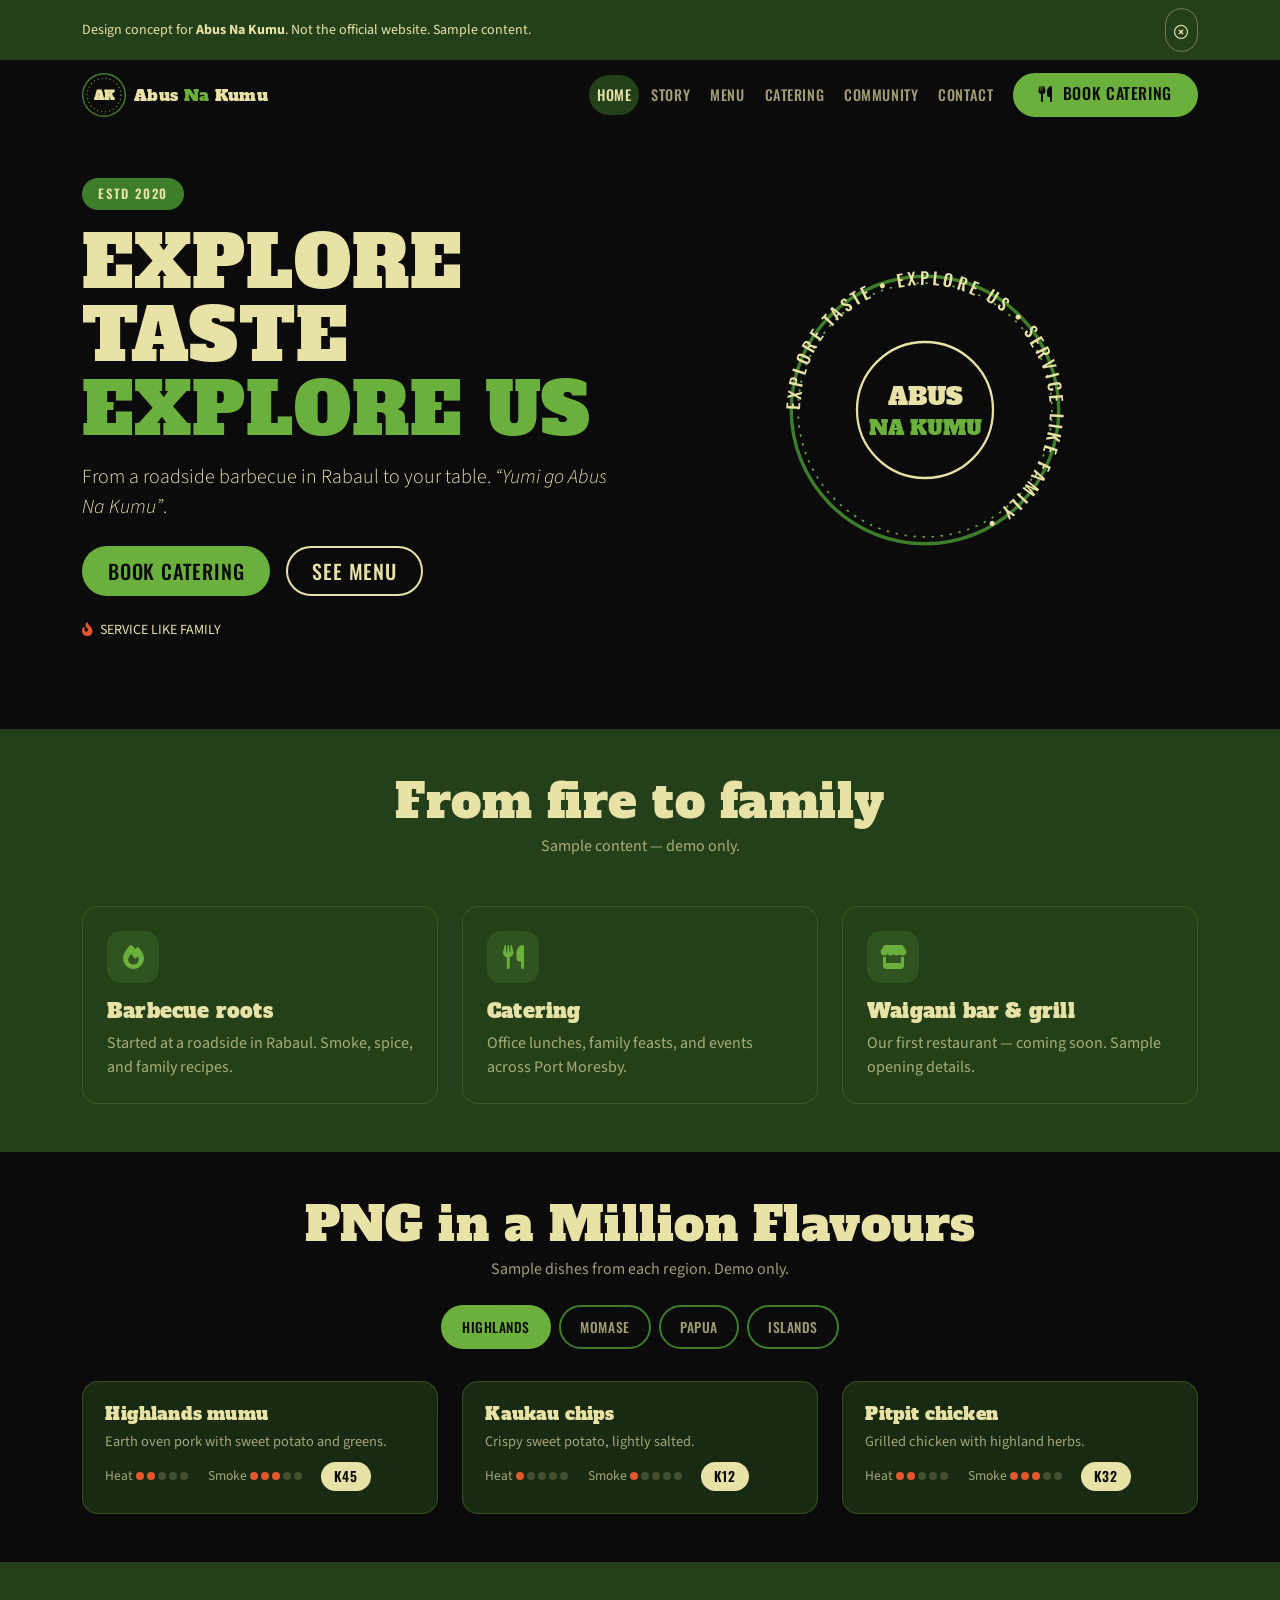
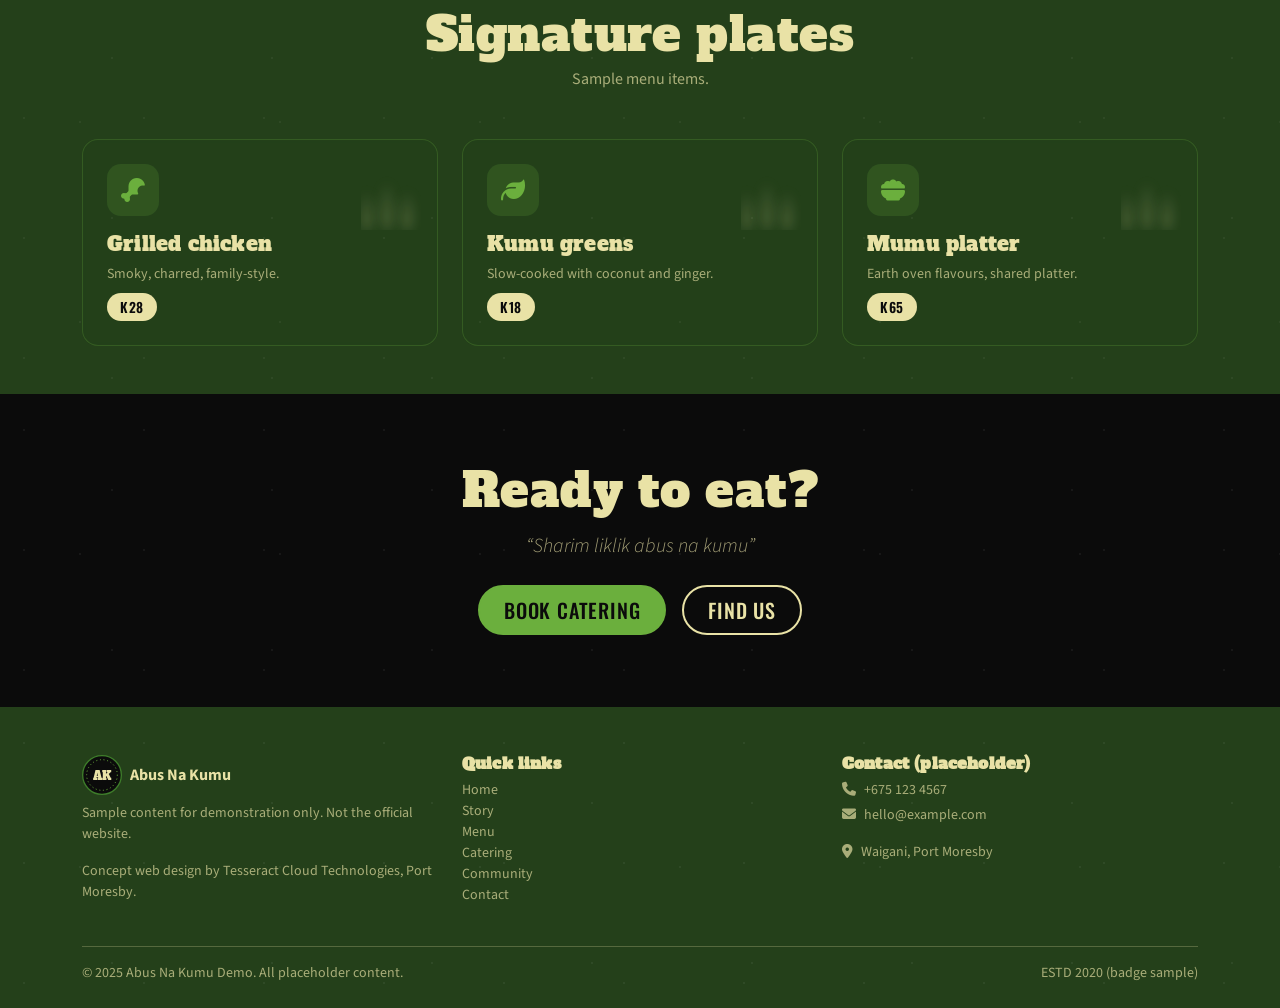
<file: index.html>
<!-- index.html -->
<!DOCTYPE html>
<html lang="en">
<head>
  <meta charset="UTF-8">
  <meta name="viewport" content="width=device-width, initial-scale=1.0">
  <title>Abus Na Kumu | Explore Taste, Explore Us</title>
  <meta name="description" content="PNG-owned food brand from Rabaul. Barbecue, catering, and our new Waigani bar & grill. Service like family.">
  <meta property="og:title" content="Abus Na Kumu | Explore Taste, Explore Us">
  <meta property="og:description" content="PNG-owned food brand. Catering, barbecue, and community. Service like family.">
  <meta property="og:type" content="website">
  <meta property="og:url" content="https://example.com/abusnakumu">
  <meta property="og:image" content="https://via.placeholder.com/1200x630?text=Abus+Na+Kumu">
  <link rel="icon" href="data:image/svg+xml,%3Csvg xmlns='http://www.w3.org/2000/svg' viewBox='0 0 100 100'%3E%3Ccircle cx='50' cy='50' r='48' fill='%230B0B0B'/%3E%3Ccircle cx='50' cy='50' r='38' fill='none' stroke='%236BAF3D' stroke-width='3' stroke-dasharray='2 5'/%3E%3Ctext x='50' y='58' font-size='28' text-anchor='middle' fill='%23E9E2A6' font-family='Georgia' font-weight='bold'%3EAK%3C/text%3E%3C/svg%3E">
  <link rel="preconnect" href="https://fonts.googleapis.com">
  <link rel="preconnect" href="https://fonts.gstatic.com" crossorigin>
  <link href="https://fonts.googleapis.com/css2?family=Alfa+Slab+One&family=Oswald:wght@400;500;600&family=Source+Sans+3:ital,wght@0,300;0,400;0,600;1,400&display=swap" rel="stylesheet">
  <link href="https://cdn.jsdelivr.net/npm/bootstrap@5.3.3/dist/css/bootstrap.min.css" rel="stylesheet">
  <link rel="stylesheet" href="https://cdnjs.cloudflare.com/ajax/libs/font-awesome/6.5.2/css/all.min.css">
  <link rel="stylesheet" href="style.css">
</head>
<body>
  <a class="skip-link" href="#main">Skip to content</a>

  <div class="demo-bar text-center py-2 px-3" id="demoBar">
    <div class="container d-flex align-items-center justify-content-between flex-wrap gap-2">
      <span class="small mb-0">Design concept for <strong>Abus Na Kumu</strong>. Not the official website. Sample content.</span>
      <button class="btn btn-sm btn-outline-light rounded-pill" id="dismissDemoBar" aria-label="Dismiss demo bar"><i class="fa-regular fa-circle-xmark"></i></button>
    </div>
  </div>

  <nav class="navbar navbar-expand-lg navbar-dark bg-charcoal sticky-top shadow-sm" aria-label="Main navigation">
    <div class="container">
      <a class="navbar-brand d-flex align-items-center gap-2" href="index.html">
        <span class="brand-badge" aria-hidden="true">
          <svg viewBox="0 0 60 60" width="44" height="44">
            <circle cx="30" cy="30" r="29" fill="#0B0B0B" stroke="#3E7D2A" stroke-width="2"/>
            <circle cx="30" cy="30" r="23" fill="none" stroke="#6BAF3D" stroke-width="1.5" stroke-dasharray="1.5 4"/>
            <text x="30" y="37" font-size="17" text-anchor="middle" fill="#E9E2A6" font-family="'Alfa Slab One', Georgia" font-weight="bold">AK</text>
          </svg>
        </span>
        <span class="brand-text">Abus <span class="text-leaf">Na</span> Kumu</span>
      </a>
      <button class="navbar-toggler" type="button" data-bs-toggle="collapse" data-bs-target="#mainNav" aria-controls="mainNav" aria-expanded="false" aria-label="Toggle navigation">
        <span class="navbar-toggler-icon"></span>
      </button>
      <div class="collapse navbar-collapse" id="mainNav">
        <ul class="navbar-nav ms-auto mb-2 mb-lg-0 gap-lg-1 align-items-lg-center">
          <li class="nav-item"><a class="nav-link active" aria-current="page" href="index.html">Home</a></li>
          <li class="nav-item"><a class="nav-link" href="story.html">Story</a></li>
          <li class="nav-item"><a class="nav-link" href="menu.html">Menu</a></li>
          <li class="nav-item"><a class="nav-link" href="catering.html">Catering</a></li>
          <li class="nav-item"><a class="nav-link" href="community.html">Community</a></li>
          <li class="nav-item"><a class="nav-link" href="contact.html">Contact</a></li>
          <li class="nav-item ms-lg-2 mt-2 mt-lg-0">
            <a class="btn btn-leaf rounded-pill px-4" href="catering.html#quote">
              <i class="fa-solid fa-utensils me-1"></i> Book catering
            </a>
          </li>
        </ul>
      </div>
    </div>
  </nav>

  <main id="main">
    <!-- HERO -->
    <section class="hero position-relative overflow-hidden">
      <div class="hero-embers" id="heroEmbers" aria-hidden="true"></div>
      <div class="container position-relative py-5">
        <div class="row align-items-center g-4 flex-column-reverse flex-lg-row">
          <div class="col-lg-6 text-center text-lg-start">
            <span class="badge-estd mb-3">ESTD 2020</span>
            <h1 class="display-2 mb-3 hero-title">EXPLORE TASTE<br><span class="text-leaf">EXPLORE US</span></h1>
            <p class="lead mb-4 text-cream">From a roadside barbecue in Rabaul to your table. <em class="tok-pisin">“Yumi go Abus Na Kumu”</em>.</p>
            <div class="d-flex flex-wrap gap-3 justify-content-center justify-content-lg-start">
              <a href="catering.html#quote" class="btn btn-leaf btn-lg px-4 rounded-pill">Book catering</a>
              <a href="menu.html" class="btn btn-outline-cream btn-lg px-4 rounded-pill">See menu</a>
            </div>
            <p class="small text-muted-cream mt-4 mb-0"><i class="fa-solid fa-fire-flame-curved me-1 text-ember"></i> SERVICE LIKE FAMILY</p>
          </div>
          <div class="col-lg-6 text-center">
            <div class="slogan-ring-wrap">
              <svg viewBox="0 0 300 300" class="slogan-ring" role="img" aria-label="Rotating badge: Explore Taste, Explore Us. Service Like Family.">
                <defs>
                  <path id="circlePath" d="M 150,150 m -110,0 a 110,110 0 1,1 220,0 a 110,110 0 1,1 -220,0"/>
                </defs>
                <circle cx="150" cy="150" r="118" fill="none" stroke="#3E7D2A" stroke-width="3"/>
                <circle cx="150" cy="150" r="112" fill="none" stroke="#6BAF3D" stroke-width="1.5" stroke-dasharray="2 6"/>
                <text font-family="Oswald, sans-serif" font-size="15" letter-spacing="3" fill="#E9E2A6" font-weight="500">
                  <textPath href="#circlePath" startOffset="0%">EXPLORE TASTE • EXPLORE US • SERVICE LIKE FAMILY •</textPath>
                </text>
                <circle cx="150" cy="150" r="60" fill="#0B0B0B" stroke="#E9E2A6" stroke-width="2"/>
                <text x="150" y="146" font-family="'Alfa Slab One', Georgia" font-size="22" text-anchor="middle" fill="#E9E2A6">ABUS</text>
                <text x="150" y="172" font-family="'Alfa Slab One', Georgia" font-size="18" text-anchor="middle" fill="#6BAF3D">NA KUMU</text>
              </svg>
            </div>
          </div>
        </div>
      </div>
      <div class="kumu-divider" aria-hidden="true"></div>
    </section>

    <!-- THREE PILLARS -->
    <section class="py-5 bg-olive-deep">
      <div class="container">
        <div class="text-center mb-5">
          <h2 class="display-5 text-cream">From fire to family</h2>
          <p class="text-cream-muted">Sample content — demo only.</p>
        </div>
        <div class="row g-4">
          <div class="col-md-4">
            <div class="pillar-card p-4 h-100">
              <div class="pillar-icon mb-3"><i class="fa-solid fa-fire"></i></div>
              <h3 class="h5 text-cream">Barbecue roots</h3>
              <p class="text-cream-muted mb-0">Started at a roadside in Rabaul. Smoke, spice, and family recipes.</p>
            </div>
          </div>
          <div class="col-md-4">
            <div class="pillar-card p-4 h-100">
              <div class="pillar-icon mb-3"><i class="fa-solid fa-utensils"></i></div>
              <h3 class="h5 text-cream">Catering</h3>
              <p class="text-cream-muted mb-0">Office lunches, family feasts, and events across Port Moresby.</p>
            </div>
          </div>
          <div class="col-md-4">
            <div class="pillar-card p-4 h-100">
              <div class="pillar-icon mb-3"><i class="fa-solid fa-store"></i></div>
              <h3 class="h5 text-cream">Waigani bar & grill</h3>
              <p class="text-cream-muted mb-0">Our first restaurant — coming soon. Sample opening details.</p>
            </div>
          </div>
        </div>
      </div>
    </section>

    <!-- PNG IN A MILLION FLAVOURS EXPLORER -->
    <section class="py-5 bg-charcoal" id="flavours">
      <div class="container">
        <div class="text-center mb-4">
          <h2 class="display-5 text-cream">PNG in a Million Flavours</h2>
          <p class="text-cream-muted">Sample dishes from each region. Demo only.</p>
        </div>
        <div class="region-chips-wrap overflow-hidden mb-4">
          <div class="region-chips d-flex gap-2 justify-content-center flex-nowrap overflow-auto pb-2" role="tablist" aria-label="Region selector">
            <button class="btn region-chip active" data-region="highlands" role="tab" aria-selected="true">Highlands</button>
            <button class="btn region-chip" data-region="momase" role="tab" aria-selected="false">Momase</button>
            <button class="btn region-chip" data-region="papua" role="tab" aria-selected="false">Papua</button>
            <button class="btn region-chip" data-region="islands" role="tab" aria-selected="false">Islands</button>
          </div>
        </div>
        <div class="row g-4 fade-region" id="flavourCards">
          <!-- filled by JS -->
        </div>
      </div>
    </section>

    <!-- FEATURED DISHES (with steam) -->
    <section class="py-5 bg-olive-deep">
      <div class="container">
        <div class="text-center mb-5">
          <h2 class="display-5 text-cream">Signature plates</h2>
          <p class="text-cream-muted">Sample menu items.</p>
        </div>
        <div class="row g-4">
          <div class="col-md-4">
            <div class="dish-card p-4 h-100 position-relative">
              <div class="steam" aria-hidden="true"><span></span><span></span><span></span></div>
              <div class="dish-icon mb-3"><i class="fa-solid fa-drumstick-bite"></i></div>
              <h3 class="h5 text-cream">Grilled chicken</h3>
              <p class="text-cream-muted small mb-2">Smoky, charred, family-style.</p>
              <span class="price-tag">K28</span>
            </div>
          </div>
          <div class="col-md-4">
            <div class="dish-card p-4 h-100 position-relative">
              <div class="steam" aria-hidden="true"><span></span><span></span><span></span></div>
              <div class="dish-icon mb-3"><i class="fa-solid fa-leaf"></i></div>
              <h3 class="h5 text-cream">Kumu greens</h3>
              <p class="text-cream-muted small mb-2">Slow-cooked with coconut and ginger.</p>
              <span class="price-tag">K18</span>
            </div>
          </div>
          <div class="col-md-4">
            <div class="dish-card p-4 h-100 position-relative">
              <div class="steam" aria-hidden="true"><span></span><span></span><span></span></div>
              <div class="dish-icon mb-3"><i class="fa-solid fa-bowl-food"></i></div>
              <h3 class="h5 text-cream">Mumu platter</h3>
              <p class="text-cream-muted small mb-2">Earth oven flavours, shared platter.</p>
              <span class="price-tag">K65</span>
            </div>
          </div>
        </div>
      </div>
    </section>

    <!-- CTA -->
    <section class="py-5 bg-charcoal text-center">
      <div class="container py-4">
        <h2 class="display-5 text-cream mb-3">Ready to eat?</h2>
        <p class="lead text-cream-muted mb-4"><em class="tok-pisin">“Sharim liklik abus na kumu”</em></p>
        <div class="d-flex flex-wrap gap-3 justify-content-center">
          <a href="catering.html#quote" class="btn btn-leaf btn-lg px-4 rounded-pill">Book catering</a>
          <a href="contact.html" class="btn btn-outline-cream btn-lg px-4 rounded-pill">Find us</a>
        </div>
      </div>
    </section>
  </main>

  <!-- Footer -->
  <footer class="footer bg-olive-deep text-cream pt-5 pb-4">
    <div class="container">
      <div class="row g-4">
        <div class="col-md-4">
          <div class="d-flex align-items-center gap-2 mb-2">
            <svg viewBox="0 0 60 60" width="40" height="40"><circle cx="30" cy="30" r="29" fill="#0B0B0B" stroke="#3E7D2A" stroke-width="2"/><circle cx="30" cy="30" r="23" fill="none" stroke="#6BAF3D" stroke-width="1.5" stroke-dasharray="1.5 4"/><text x="30" y="37" font-size="17" text-anchor="middle" fill="#E9E2A6" font-family="'Alfa Slab One', Georgia">AK</text></svg>
            <span class="fw-bold">Abus Na Kumu</span>
          </div>
          <p class="small text-cream-muted">Sample content for demonstration only. Not the official website.</p>
          <p class="small text-cream-muted">Concept web design by Tesseract Cloud Technologies, Port Moresby.</p>
        </div>
        <div class="col-md-4">
          <h6 class="fw-semibold">Quick links</h6>
          <ul class="list-unstyled small">
            <li><a href="index.html" class="text-cream-muted text-decoration-none">Home</a></li>
            <li><a href="story.html" class="text-cream-muted text-decoration-none">Story</a></li>
            <li><a href="menu.html" class="text-cream-muted text-decoration-none">Menu</a></li>
            <li><a href="catering.html" class="text-cream-muted text-decoration-none">Catering</a></li>
            <li><a href="community.html" class="text-cream-muted text-decoration-none">Community</a></li>
            <li><a href="contact.html" class="text-cream-muted text-decoration-none">Contact</a></li>
          </ul>
        </div>
        <div class="col-md-4">
          <h6 class="fw-semibold">Contact (placeholder)</h6>
          <p class="small text-cream-muted mb-1"><i class="fa-solid fa-phone me-2"></i>+675 123 4567</p>
          <p class="small text-cream-muted"><i class="fa-solid fa-envelope me-2"></i>hello@example.com</p>
          <p class="small text-cream-muted"><i class="fa-solid fa-location-dot me-2"></i>Waigani, Port Moresby</p>
        </div>
      </div>
      <hr class="border-cream opacity-25 mt-4">
      <div class="d-flex flex-wrap justify-content-between align-items-center small text-cream-muted">
        <span>© 2025 Abus Na Kumu Demo. All placeholder content.</span>
        <span>ESTD 2020 (badge sample)</span>
      </div>
    </div>
  </footer>

  <div class="mobile-action-bar d-block d-sm-none fixed-bottom bg-charcoal border-top border-olive shadow-sm py-2">
    <div class="container d-flex justify-content-around">
      <a href="catering.html#quote" class="btn btn-leaf rounded-pill px-3 py-2" aria-label="Book catering"><i class="fa-solid fa-utensils me-1"></i> Book</a>
      <a href="https://wa.me/67512345678?text=Hello%20Abus%20Na%20Kumu%20demo" class="btn btn-success rounded-pill px-3 py-2" aria-label="WhatsApp us"><i class="fa-brands fa-whatsapp me-1"></i> WhatsApp</a>
    </div>
  </div>

  <script src="https://cdn.jsdelivr.net/npm/bootstrap@5.3.3/dist/js/bootstrap.bundle.min.js"></script>
  <script src="main.js"></script>
</body>
</html>
</file>
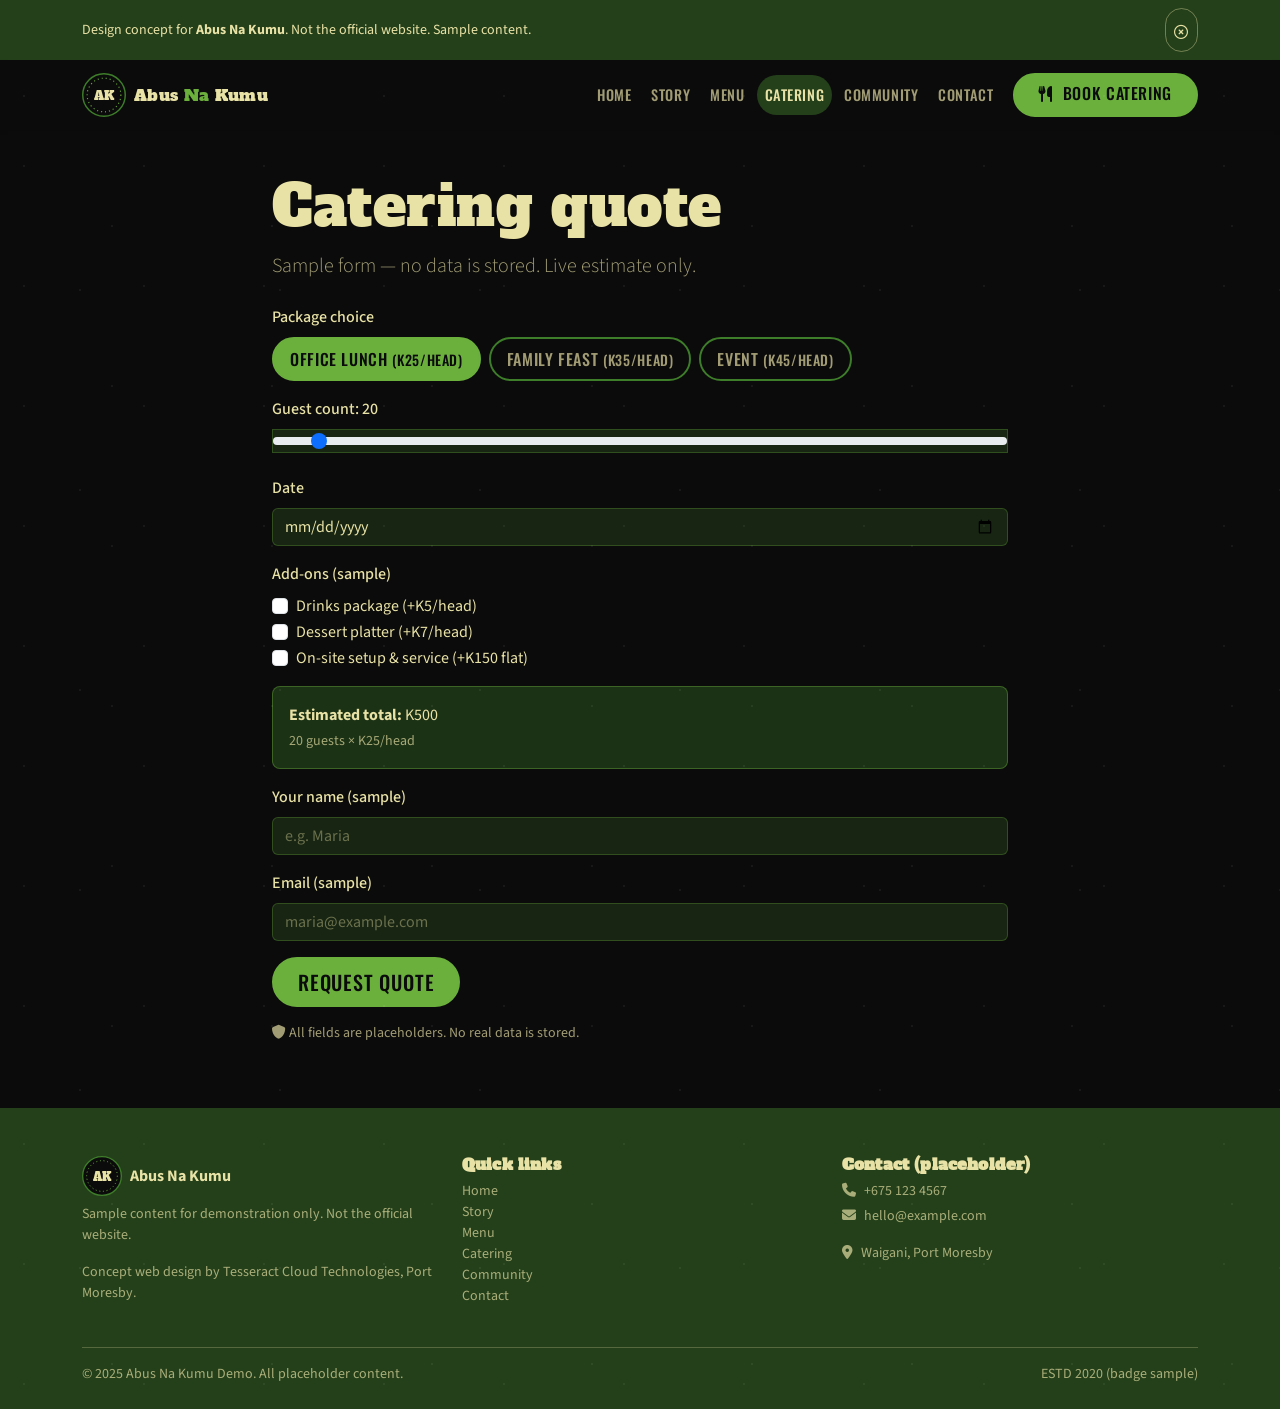
<file: catering.html>
<!-- catering.html -->
<!DOCTYPE html>
<html lang="en">
<head>
  <meta charset="UTF-8">
  <meta name="viewport" content="width=device-width, initial-scale=1.0">
  <title>Catering | Abus Na Kumu</title>
  <meta name="description" content="Book catering for your office, family, or event. Live estimate, sample packages, and front-end-only quote form.">
  <meta property="og:title" content="Catering – Abus Na Kumu">
  <meta property="og:description" content="Catering quote form with live estimate. Sample data.">
  <meta property="og:type" content="website">
  <meta property="og:url" content="https://example.com/abusnakumu/catering">
  <meta property="og:image" content="https://via.placeholder.com/1200x630?text=Catering">
  <link rel="icon" href="data:image/svg+xml,%3Csvg xmlns='http://www.w3.org/2000/svg' viewBox='0 0 100 100'%3E%3Ccircle cx='50' cy='50' r='48' fill='%230B0B0B'/%3E%3Ccircle cx='50' cy='50' r='38' fill='none' stroke='%236BAF3D' stroke-width='3' stroke-dasharray='2 5'/%3E%3Ctext x='50' y='58' font-size='28' text-anchor='middle' fill='%23E9E2A6' font-family='Georgia' font-weight='bold'%3EAK%3C/text%3E%3C/svg%3E">
  <link rel="preconnect" href="https://fonts.googleapis.com">
  <link rel="preconnect" href="https://fonts.gstatic.com" crossorigin>
  <link href="https://fonts.googleapis.com/css2?family=Alfa+Slab+One&family=Oswald:wght@400;500;600&family=Source+Sans+3:ital,wght@0,300;0,400;0,600;1,400&display=swap" rel="stylesheet">
  <link href="https://cdn.jsdelivr.net/npm/bootstrap@5.3.3/dist/css/bootstrap.min.css" rel="stylesheet">
  <link rel="stylesheet" href="https://cdnjs.cloudflare.com/ajax/libs/font-awesome/6.5.2/css/all.min.css">
  <link rel="stylesheet" href="style.css">
</head>
<body>
  <a class="skip-link" href="#main">Skip to content</a>

  <div class="demo-bar text-center py-2 px-3" id="demoBar">
    <div class="container d-flex align-items-center justify-content-between flex-wrap gap-2">
      <span class="small mb-0">Design concept for <strong>Abus Na Kumu</strong>. Not the official website. Sample content.</span>
      <button class="btn btn-sm btn-outline-light rounded-pill" id="dismissDemoBar" aria-label="Dismiss demo bar"><i class="fa-regular fa-circle-xmark"></i></button>
    </div>
  </div>

  <nav class="navbar navbar-expand-lg navbar-dark bg-charcoal sticky-top shadow-sm" aria-label="Main navigation">
    <div class="container">
      <a class="navbar-brand d-flex align-items-center gap-2" href="index.html">
        <span class="brand-badge" aria-hidden="true"><svg viewBox="0 0 60 60" width="44" height="44"><circle cx="30" cy="30" r="29" fill="#0B0B0B" stroke="#3E7D2A" stroke-width="2"/><circle cx="30" cy="30" r="23" fill="none" stroke="#6BAF3D" stroke-width="1.5" stroke-dasharray="1.5 4"/><text x="30" y="37" font-size="17" text-anchor="middle" fill="#E9E2A6" font-family="'Alfa Slab One', Georgia">AK</text></svg></span>
        <span class="brand-text">Abus <span class="text-leaf">Na</span> Kumu</span>
      </a>
      <button class="navbar-toggler" type="button" data-bs-toggle="collapse" data-bs-target="#mainNav" aria-controls="mainNav" aria-expanded="false" aria-label="Toggle navigation"><span class="navbar-toggler-icon"></span></button>
      <div class="collapse navbar-collapse" id="mainNav">
        <ul class="navbar-nav ms-auto mb-2 mb-lg-0 gap-lg-1 align-items-lg-center">
          <li class="nav-item"><a class="nav-link" href="index.html">Home</a></li>
          <li class="nav-item"><a class="nav-link" href="story.html">Story</a></li>
          <li class="nav-item"><a class="nav-link" href="menu.html">Menu</a></li>
          <li class="nav-item"><a class="nav-link active" aria-current="page" href="catering.html">Catering</a></li>
          <li class="nav-item"><a class="nav-link" href="community.html">Community</a></li>
          <li class="nav-item"><a class="nav-link" href="contact.html">Contact</a></li>
          <li class="nav-item ms-lg-2 mt-2 mt-lg-0"><a class="btn btn-leaf rounded-pill px-4" href="catering.html#quote"><i class="fa-solid fa-utensils me-1"></i> Book catering</a></li>
        </ul>
      </div>
    </div>
  </nav>

  <main id="main">
    <section class="py-5 bg-charcoal" id="quote">
      <div class="container">
        <div class="row justify-content-center">
          <div class="col-lg-8">
            <h1 class="display-4 text-cream mb-3">Catering quote</h1>
            <p class="lead text-cream-muted mb-4">Sample form — no data is stored. Live estimate only.</p>

            <form id="cateringForm" class="catering-form" novalidate>
              <div class="mb-3">
                <label class="form-label text-cream">Package choice</label>
                <div class="d-flex flex-wrap gap-2">
                  <button type="button" class="btn package-btn active" data-package="office" data-price="25">Office Lunch <span class="small">(K25/head)</span></button>
                  <button type="button" class="btn package-btn" data-package="family" data-price="35">Family Feast <span class="small">(K35/head)</span></button>
                  <button type="button" class="btn package-btn" data-package="event" data-price="45">Event <span class="small">(K45/head)</span></button>
                </div>
              </div>

              <div class="mb-3">
                <label for="guestSlider" class="form-label text-cream">Guest count: <span id="guestCount">20</span></label>
                <input type="range" class="form-range" id="guestSlider" min="10" max="200" value="20" step="5">
              </div>

              <div class="mb-3">
                <label for="cateringDate" class="form-label text-cream">Date</label>
                <input type="date" class="form-control" id="cateringDate" required>
              </div>

              <div class="mb-3">
                <label class="form-label text-cream">Add-ons (sample)</label>
                <div class="form-check">
                  <input class="form-check-input" type="checkbox" id="addDrinks" data-price="5">
                  <label class="form-check-label text-cream" for="addDrinks">Drinks package (+K5/head)</label>
                </div>
                <div class="form-check">
                  <input class="form-check-input" type="checkbox" id="addDessert" data-price="7">
                  <label class="form-check-label text-cream" for="addDessert">Dessert platter (+K7/head)</label>
                </div>
                <div class="form-check">
                  <input class="form-check-input" type="checkbox" id="addSetup" data-price="150">
                  <label class="form-check-label text-cream" for="addSetup">On-site setup & service (+K150 flat)</label>
                </div>
              </div>

              <div class="estimate-box p-3 rounded-3 mb-3">
                <p class="mb-1 text-cream"><strong>Estimated total:</strong> <span id="estimateTotal">K500</span></p>
                <p class="small text-cream-muted mb-0" id="estimateBreakdown">20 guests × K25/head</p>
              </div>

              <div class="mb-3">
                <label for="cateringName" class="form-label text-cream">Your name (sample)</label>
                <input type="text" class="form-control" id="cateringName" placeholder="e.g. Maria" required>
              </div>
              <div class="mb-3">
                <label for="cateringEmail" class="form-label text-cream">Email (sample)</label>
                <input type="email" class="form-control" id="cateringEmail" placeholder="maria@example.com" required>
              </div>

              <button type="submit" class="btn btn-leaf btn-lg rounded-pill px-4">Request quote</button>
            </form>

            <div id="cateringSuccess" class="alert alert-success mt-4 d-none" role="alert">
              <i class="fa-regular fa-circle-check me-2"></i> Thank you! Your sample catering request was received.
              <a id="cateringWhatsapp" href="#" target="_blank" rel="noopener" class="btn btn-success btn-sm rounded-pill mt-2 d-block">
                <i class="fa-brands fa-whatsapp me-1"></i> Continue on WhatsApp
              </a>
            </div>
            <p class="small text-cream-muted mt-3"><i class="fa-solid fa-shield"></i> All fields are placeholders. No real data is stored.</p>
          </div>
        </div>
      </div>
    </section>
  </main>

  <footer class="footer bg-olive-deep text-cream pt-5 pb-4">
    <div class="container">
      <div class="row g-4">
        <div class="col-md-4">
          <div class="d-flex align-items-center gap-2 mb-2">
            <svg viewBox="0 0 60 60" width="40" height="40"><circle cx="30" cy="30" r="29" fill="#0B0B0B" stroke="#3E7D2A" stroke-width="2"/><circle cx="30" cy="30" r="23" fill="none" stroke="#6BAF3D" stroke-width="1.5" stroke-dasharray="1.5 4"/><text x="30" y="37" font-size="17" text-anchor="middle" fill="#E9E2A6" font-family="'Alfa Slab One', Georgia">AK</text></svg>
            <span class="fw-bold">Abus Na Kumu</span>
          </div>
          <p class="small text-cream-muted">Sample content for demonstration only. Not the official website.</p>
          <p class="small text-cream-muted">Concept web design by Tesseract Cloud Technologies, Port Moresby.</p>
        </div>
        <div class="col-md-4">
          <h6 class="fw-semibold">Quick links</h6>
          <ul class="list-unstyled small">
            <li><a href="index.html" class="text-cream-muted text-decoration-none">Home</a></li>
            <li><a href="story.html" class="text-cream-muted text-decoration-none">Story</a></li>
            <li><a href="menu.html" class="text-cream-muted text-decoration-none">Menu</a></li>
            <li><a href="catering.html" class="text-cream-muted text-decoration-none">Catering</a></li>
            <li><a href="community.html" class="text-cream-muted text-decoration-none">Community</a></li>
            <li><a href="contact.html" class="text-cream-muted text-decoration-none">Contact</a></li>
          </ul>
        </div>
        <div class="col-md-4">
          <h6 class="fw-semibold">Contact (placeholder)</h6>
          <p class="small text-cream-muted mb-1"><i class="fa-solid fa-phone me-2"></i>+675 123 4567</p>
          <p class="small text-cream-muted"><i class="fa-solid fa-envelope me-2"></i>hello@example.com</p>
          <p class="small text-cream-muted"><i class="fa-solid fa-location-dot me-2"></i>Waigani, Port Moresby</p>
        </div>
      </div>
      <hr class="border-cream opacity-25 mt-4">
      <div class="d-flex flex-wrap justify-content-between align-items-center small text-cream-muted">
        <span>© 2025 Abus Na Kumu Demo. All placeholder content.</span>
        <span>ESTD 2020 (badge sample)</span>
      </div>
    </div>
  </footer>

  <div class="mobile-action-bar d-block d-sm-none fixed-bottom bg-charcoal border-top border-olive shadow-sm py-2">
    <div class="container d-flex justify-content-around">
      <a href="#quote" class="btn btn-leaf rounded-pill px-3 py-2" aria-label="Book catering"><i class="fa-solid fa-utensils me-1"></i> Book</a>
      <a href="https://wa.me/67512345678?text=Hello%20Abus%20Na%20Kumu%20demo" class="btn btn-success rounded-pill px-3 py-2" aria-label="WhatsApp us"><i class="fa-brands fa-whatsapp me-1"></i> WhatsApp</a>
    </div>
  </div>

  <script src="https://cdn.jsdelivr.net/npm/bootstrap@5.3.3/dist/js/bootstrap.bundle.min.js"></script>
  <script src="main.js"></script>
</body>
</html>
</file>
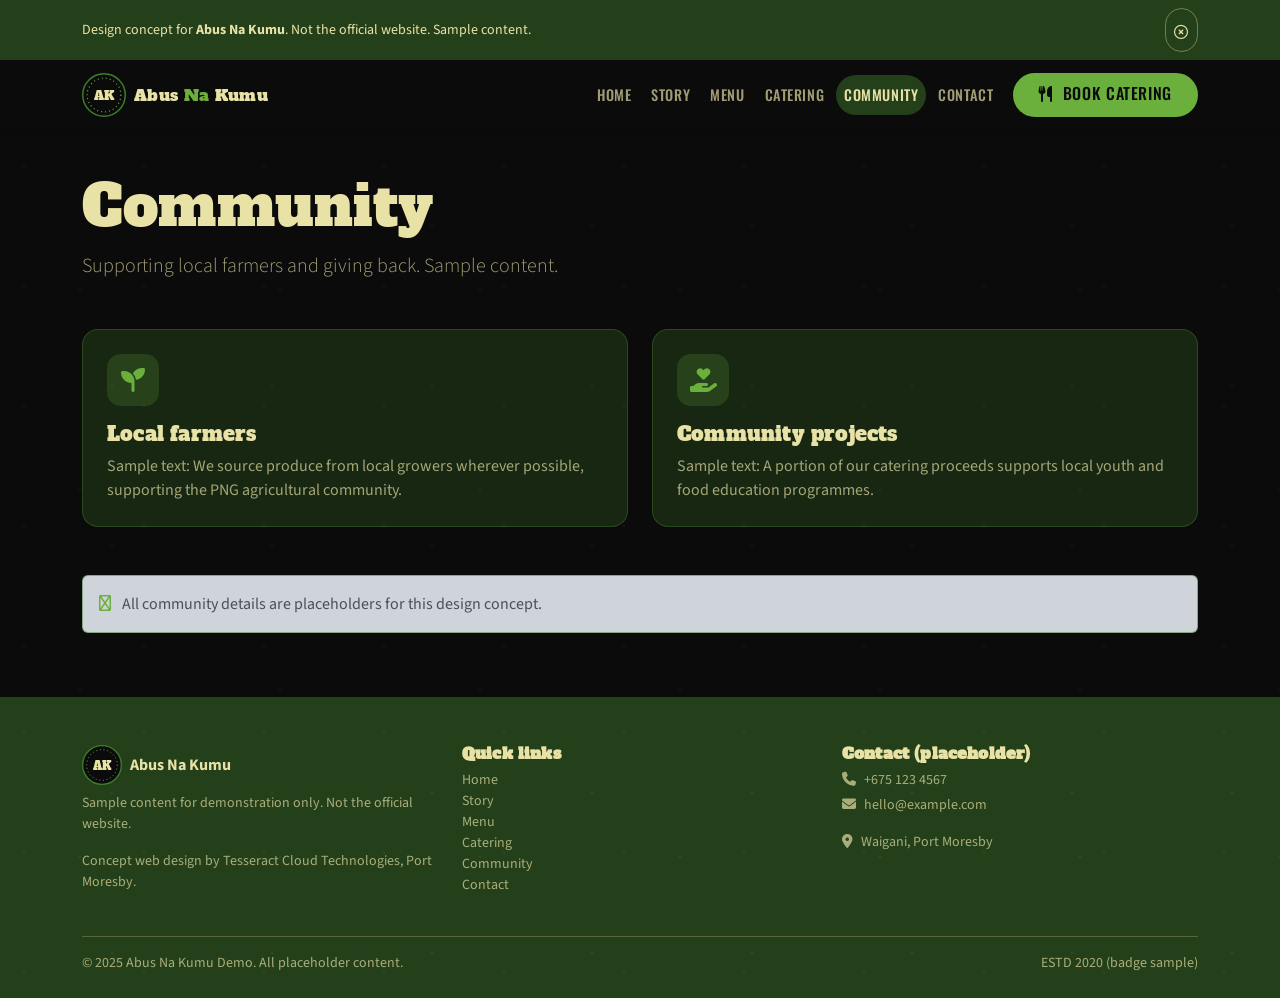
<file: community.html>
<!-- community.html -->
<!DOCTYPE html>
<html lang="en">
<head>
  <meta charset="UTF-8">
  <meta name="viewport" content="width=device-width, initial-scale=1.0">
  <title>Community | Abus Na Kumu</title>
  <meta name="description" content="Abus Na Kumu supports local farmers and community projects. Sample content.">
  <meta property="og:title" content="Community – Abus Na Kumu">
  <meta property="og:description" content="Supporting local farmers and communities in PNG.">
  <meta property="og:type" content="website">
  <meta property="og:url" content="https://example.com/abusnakumu/community">
  <meta property="og:image" content="https://via.placeholder.com/1200x630?text=Community">
  <link rel="icon" href="data:image/svg+xml,%3Csvg xmlns='http://www.w3.org/2000/svg' viewBox='0 0 100 100'%3E%3Ccircle cx='50' cy='50' r='48' fill='%230B0B0B'/%3E%3Ccircle cx='50' cy='50' r='38' fill='none' stroke='%236BAF3D' stroke-width='3' stroke-dasharray='2 5'/%3E%3Ctext x='50' y='58' font-size='28' text-anchor='middle' fill='%23E9E2A6' font-family='Georgia' font-weight='bold'%3EAK%3C/text%3E%3C/svg%3E">
  <link rel="preconnect" href="https://fonts.googleapis.com">
  <link rel="preconnect" href="https://fonts.gstatic.com" crossorigin>
  <link href="https://fonts.googleapis.com/css2?family=Alfa+Slab+One&family=Oswald:wght@400;500;600&family=Source+Sans+3:ital,wght@0,300;0,400;0,600;1,400&display=swap" rel="stylesheet">
  <link href="https://cdn.jsdelivr.net/npm/bootstrap@5.3.3/dist/css/bootstrap.min.css" rel="stylesheet">
  <link rel="stylesheet" href="https://cdnjs.cloudflare.com/ajax/libs/font-awesome/6.5.2/css/all.min.css">
  <link rel="stylesheet" href="style.css">
</head>
<body>
  <a class="skip-link" href="#main">Skip to content</a>

  <div class="demo-bar text-center py-2 px-3" id="demoBar">
    <div class="container d-flex align-items-center justify-content-between flex-wrap gap-2">
      <span class="small mb-0">Design concept for <strong>Abus Na Kumu</strong>. Not the official website. Sample content.</span>
      <button class="btn btn-sm btn-outline-light rounded-pill" id="dismissDemoBar" aria-label="Dismiss demo bar"><i class="fa-regular fa-circle-xmark"></i></button>
    </div>
  </div>

  <nav class="navbar navbar-expand-lg navbar-dark bg-charcoal sticky-top shadow-sm" aria-label="Main navigation">
    <div class="container">
      <a class="navbar-brand d-flex align-items-center gap-2" href="index.html">
        <span class="brand-badge" aria-hidden="true"><svg viewBox="0 0 60 60" width="44" height="44"><circle cx="30" cy="30" r="29" fill="#0B0B0B" stroke="#3E7D2A" stroke-width="2"/><circle cx="30" cy="30" r="23" fill="none" stroke="#6BAF3D" stroke-width="1.5" stroke-dasharray="1.5 4"/><text x="30" y="37" font-size="17" text-anchor="middle" fill="#E9E2A6" font-family="'Alfa Slab One', Georgia">AK</text></svg></span>
        <span class="brand-text">Abus <span class="text-leaf">Na</span> Kumu</span>
      </a>
      <button class="navbar-toggler" type="button" data-bs-toggle="collapse" data-bs-target="#mainNav" aria-controls="mainNav" aria-expanded="false" aria-label="Toggle navigation"><span class="navbar-toggler-icon"></span></button>
      <div class="collapse navbar-collapse" id="mainNav">
        <ul class="navbar-nav ms-auto mb-2 mb-lg-0 gap-lg-1 align-items-lg-center">
          <li class="nav-item"><a class="nav-link" href="index.html">Home</a></li>
          <li class="nav-item"><a class="nav-link" href="story.html">Story</a></li>
          <li class="nav-item"><a class="nav-link" href="menu.html">Menu</a></li>
          <li class="nav-item"><a class="nav-link" href="catering.html">Catering</a></li>
          <li class="nav-item"><a class="nav-link active" aria-current="page" href="community.html">Community</a></li>
          <li class="nav-item"><a class="nav-link" href="contact.html">Contact</a></li>
          <li class="nav-item ms-lg-2 mt-2 mt-lg-0"><a class="btn btn-leaf rounded-pill px-4" href="catering.html#quote"><i class="fa-solid fa-utensils me-1"></i> Book catering</a></li>
        </ul>
      </div>
    </div>
  </nav>

  <main id="main">
    <section class="py-5 bg-charcoal">
      <div class="container">
        <h1 class="display-4 text-cream mb-3">Community</h1>
        <p class="lead text-cream-muted mb-5">Supporting local farmers and giving back. Sample content.</p>

        <div class="row g-4">
          <div class="col-md-6">
            <div class="pillar-card p-4 h-100">
              <div class="pillar-icon mb-3"><i class="fa-solid fa-seedling"></i></div>
              <h2 class="h5 text-cream">Local farmers</h2>
              <p class="text-cream-muted mb-0">Sample text: We source produce from local growers wherever possible, supporting the PNG agricultural community.</p>
            </div>
          </div>
          <div class="col-md-6">
            <div class="pillar-card p-4 h-100">
              <div class="pillar-icon mb-3"><i class="fa-solid fa-hand-holding-heart"></i></div>
              <h2 class="h5 text-cream">Community projects</h2>
              <p class="text-cream-muted mb-0">Sample text: A portion of our catering proceeds supports local youth and food education programmes.</p>
            </div>
          </div>
        </div>

        <div class="alert alert-dark border-olive mt-5" role="note">
          <i class="fa-regular fa-circle-info me-2 text-leaf"></i> All community details are placeholders for this design concept.
        </div>
      </div>
    </section>
  </main>

  <footer class="footer bg-olive-deep text-cream pt-5 pb-4">
    <div class="container">
      <div class="row g-4">
        <div class="col-md-4">
          <div class="d-flex align-items-center gap-2 mb-2">
            <svg viewBox="0 0 60 60" width="40" height="40"><circle cx="30" cy="30" r="29" fill="#0B0B0B" stroke="#3E7D2A" stroke-width="2"/><circle cx="30" cy="30" r="23" fill="none" stroke="#6BAF3D" stroke-width="1.5" stroke-dasharray="1.5 4"/><text x="30" y="37" font-size="17" text-anchor="middle" fill="#E9E2A6" font-family="'Alfa Slab One', Georgia">AK</text></svg>
            <span class="fw-bold">Abus Na Kumu</span>
          </div>
          <p class="small text-cream-muted">Sample content for demonstration only. Not the official website.</p>
          <p class="small text-cream-muted">Concept web design by Tesseract Cloud Technologies, Port Moresby.</p>
        </div>
        <div class="col-md-4">
          <h6 class="fw-semibold">Quick links</h6>
          <ul class="list-unstyled small">
            <li><a href="index.html" class="text-cream-muted text-decoration-none">Home</a></li>
            <li><a href="story.html" class="text-cream-muted text-decoration-none">Story</a></li>
            <li><a href="menu.html" class="text-cream-muted text-decoration-none">Menu</a></li>
            <li><a href="catering.html" class="text-cream-muted text-decoration-none">Catering</a></li>
            <li><a href="community.html" class="text-cream-muted text-decoration-none">Community</a></li>
            <li><a href="contact.html" class="text-cream-muted text-decoration-none">Contact</a></li>
          </ul>
        </div>
        <div class="col-md-4">
          <h6 class="fw-semibold">Contact (placeholder)</h6>
          <p class="small text-cream-muted mb-1"><i class="fa-solid fa-phone me-2"></i>+675 123 4567</p>
          <p class="small text-cream-muted"><i class="fa-solid fa-envelope me-2"></i>hello@example.com</p>
          <p class="small text-cream-muted"><i class="fa-solid fa-location-dot me-2"></i>Waigani, Port Moresby</p>
        </div>
      </div>
      <hr class="border-cream opacity-25 mt-4">
      <div class="d-flex flex-wrap justify-content-between align-items-center small text-cream-muted">
        <span>© 2025 Abus Na Kumu Demo. All placeholder content.</span>
        <span>ESTD 2020 (badge sample)</span>
      </div>
    </div>
  </footer>

  <div class="mobile-action-bar d-block d-sm-none fixed-bottom bg-charcoal border-top border-olive shadow-sm py-2">
    <div class="container d-flex justify-content-around">
      <a href="catering.html#quote" class="btn btn-leaf rounded-pill px-3 py-2" aria-label="Book catering"><i class="fa-solid fa-utensils me-1"></i> Book</a>
      <a href="https://wa.me/67512345678?text=Hello%20Abus%20Na%20Kumu%20demo" class="btn btn-success rounded-pill px-3 py-2" aria-label="WhatsApp us"><i class="fa-brands fa-whatsapp me-1"></i> WhatsApp</a>
    </div>
  </div>

  <script src="https://cdn.jsdelivr.net/npm/bootstrap@5.3.3/dist/js/bootstrap.bundle.min.js"></script>
  <script src="main.js"></script>
</body>
</html>
</file>
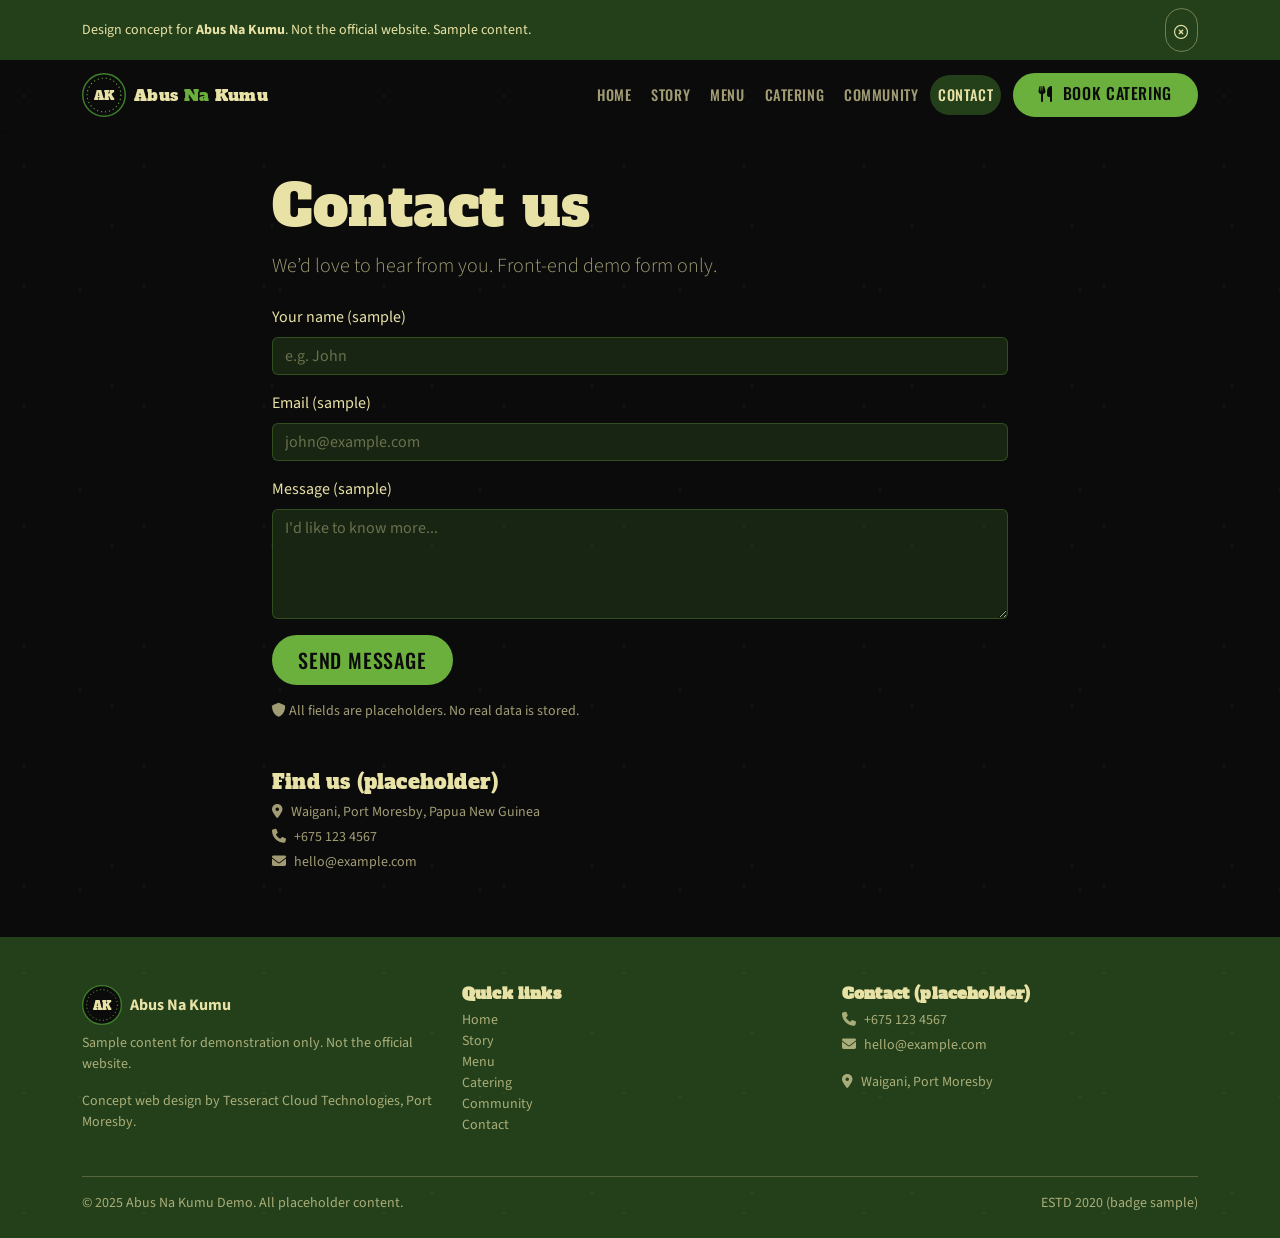
<file: contact.html>
<!-- contact.html -->
<!DOCTYPE html>
<html lang="en">
<head>
  <meta charset="UTF-8">
  <meta name="viewport" content="width=device-width, initial-scale=1.0">
  <title>Contact | Abus Na Kumu</title>
  <meta name="description" content="Contact Abus Na Kumu. Sample contact form and placeholder details for Waigani, Port Moresby.">
  <meta property="og:title" content="Contact – Abus Na Kumu">
  <meta property="og:description" content="Get in touch. Sample form and placeholder address.">
  <meta property="og:type" content="website">
  <meta property="og:url" content="https://example.com/abusnakumu/contact">
  <meta property="og:image" content="https://via.placeholder.com/1200x630?text=Contact">
  <link rel="icon" href="data:image/svg+xml,%3Csvg xmlns='http://www.w3.org/2000/svg' viewBox='0 0 100 100'%3E%3Ccircle cx='50' cy='50' r='48' fill='%230B0B0B'/%3E%3Ccircle cx='50' cy='50' r='38' fill='none' stroke='%236BAF3D' stroke-width='3' stroke-dasharray='2 5'/%3E%3Ctext x='50' y='58' font-size='28' text-anchor='middle' fill='%23E9E2A6' font-family='Georgia' font-weight='bold'%3EAK%3C/text%3E%3C/svg%3E">
  <link rel="preconnect" href="https://fonts.googleapis.com">
  <link rel="preconnect" href="https://fonts.gstatic.com" crossorigin>
  <link href="https://fonts.googleapis.com/css2?family=Alfa+Slab+One&family=Oswald:wght@400;500;600&family=Source+Sans+3:ital,wght@0,300;0,400;0,600;1,400&display=swap" rel="stylesheet">
  <link href="https://cdn.jsdelivr.net/npm/bootstrap@5.3.3/dist/css/bootstrap.min.css" rel="stylesheet">
  <link rel="stylesheet" href="https://cdnjs.cloudflare.com/ajax/libs/font-awesome/6.5.2/css/all.min.css">
  <link rel="stylesheet" href="style.css">
</head>
<body>
  <a class="skip-link" href="#main">Skip to content</a>

  <div class="demo-bar text-center py-2 px-3" id="demoBar">
    <div class="container d-flex align-items-center justify-content-between flex-wrap gap-2">
      <span class="small mb-0">Design concept for <strong>Abus Na Kumu</strong>. Not the official website. Sample content.</span>
      <button class="btn btn-sm btn-outline-light rounded-pill" id="dismissDemoBar" aria-label="Dismiss demo bar"><i class="fa-regular fa-circle-xmark"></i></button>
    </div>
  </div>

  <nav class="navbar navbar-expand-lg navbar-dark bg-charcoal sticky-top shadow-sm" aria-label="Main navigation">
    <div class="container">
      <a class="navbar-brand d-flex align-items-center gap-2" href="index.html">
        <span class="brand-badge" aria-hidden="true"><svg viewBox="0 0 60 60" width="44" height="44"><circle cx="30" cy="30" r="29" fill="#0B0B0B" stroke="#3E7D2A" stroke-width="2"/><circle cx="30" cy="30" r="23" fill="none" stroke="#6BAF3D" stroke-width="1.5" stroke-dasharray="1.5 4"/><text x="30" y="37" font-size="17" text-anchor="middle" fill="#E9E2A6" font-family="'Alfa Slab One', Georgia">AK</text></svg></span>
        <span class="brand-text">Abus <span class="text-leaf">Na</span> Kumu</span>
      </a>
      <button class="navbar-toggler" type="button" data-bs-toggle="collapse" data-bs-target="#mainNav" aria-controls="mainNav" aria-expanded="false" aria-label="Toggle navigation"><span class="navbar-toggler-icon"></span></button>
      <div class="collapse navbar-collapse" id="mainNav">
        <ul class="navbar-nav ms-auto mb-2 mb-lg-0 gap-lg-1 align-items-lg-center">
          <li class="nav-item"><a class="nav-link" href="index.html">Home</a></li>
          <li class="nav-item"><a class="nav-link" href="story.html">Story</a></li>
          <li class="nav-item"><a class="nav-link" href="menu.html">Menu</a></li>
          <li class="nav-item"><a class="nav-link" href="catering.html">Catering</a></li>
          <li class="nav-item"><a class="nav-link" href="community.html">Community</a></li>
          <li class="nav-item"><a class="nav-link active" aria-current="page" href="contact.html">Contact</a></li>
          <li class="nav-item ms-lg-2 mt-2 mt-lg-0"><a class="btn btn-leaf rounded-pill px-4" href="catering.html#quote"><i class="fa-solid fa-utensils me-1"></i> Book catering</a></li>
        </ul>
      </div>
    </div>
  </nav>

  <main id="main">
    <section class="py-5 bg-charcoal">
      <div class="container">
        <div class="row justify-content-center">
          <div class="col-lg-8">
            <h1 class="display-4 text-cream mb-3">Contact us</h1>
            <p class="lead text-cream-muted mb-4">We’d love to hear from you. Front-end demo form only.</p>

            <form id="contactForm" novalidate>
              <div class="mb-3">
                <label for="contactName" class="form-label text-cream">Your name (sample)</label>
                <input type="text" class="form-control" id="contactName" placeholder="e.g. John" required>
              </div>
              <div class="mb-3">
                <label for="contactEmail" class="form-label text-cream">Email (sample)</label>
                <input type="email" class="form-control" id="contactEmail" placeholder="john@example.com" required>
              </div>
              <div class="mb-3">
                <label for="contactMessage" class="form-label text-cream">Message (sample)</label>
                <textarea class="form-control" id="contactMessage" rows="4" placeholder="I'd like to know more..." required></textarea>
              </div>
              <button type="submit" class="btn btn-leaf btn-lg rounded-pill px-4">Send message</button>
            </form>

            <div id="contactSuccess" class="alert alert-success mt-4 d-none" role="alert">
              <i class="fa-regular fa-circle-check me-2"></i> Thank you! Your sample message was received.
              <a id="contactWhatsapp" href="#" target="_blank" rel="noopener" class="btn btn-success btn-sm rounded-pill mt-2 d-block">
                <i class="fa-brands fa-whatsapp me-1"></i> Continue on WhatsApp
              </a>
            </div>
            <p class="small text-cream-muted mt-3"><i class="fa-solid fa-shield"></i> All fields are placeholders. No real data is stored.</p>

            <div class="mt-5">
              <h2 class="h5 text-cream">Find us (placeholder)</h2>
              <p class="text-cream-muted small mb-1"><i class="fa-solid fa-location-dot me-2"></i>Waigani, Port Moresby, Papua New Guinea</p>
              <p class="text-cream-muted small mb-1"><i class="fa-solid fa-phone me-2"></i>+675 123 4567</p>
              <p class="text-cream-muted small"><i class="fa-solid fa-envelope me-2"></i>hello@example.com</p>
            </div>
          </div>
        </div>
      </div>
    </section>
  </main>

  <footer class="footer bg-olive-deep text-cream pt-5 pb-4">
    <div class="container">
      <div class="row g-4">
        <div class="col-md-4">
          <div class="d-flex align-items-center gap-2 mb-2">
            <svg viewBox="0 0 60 60" width="40" height="40"><circle cx="30" cy="30" r="29" fill="#0B0B0B" stroke="#3E7D2A" stroke-width="2"/><circle cx="30" cy="30" r="23" fill="none" stroke="#6BAF3D" stroke-width="1.5" stroke-dasharray="1.5 4"/><text x="30" y="37" font-size="17" text-anchor="middle" fill="#E9E2A6" font-family="'Alfa Slab One', Georgia">AK</text></svg>
            <span class="fw-bold">Abus Na Kumu</span>
          </div>
          <p class="small text-cream-muted">Sample content for demonstration only. Not the official website.</p>
          <p class="small text-cream-muted">Concept web design by Tesseract Cloud Technologies, Port Moresby.</p>
        </div>
        <div class="col-md-4">
          <h6 class="fw-semibold">Quick links</h6>
          <ul class="list-unstyled small">
            <li><a href="index.html" class="text-cream-muted text-decoration-none">Home</a></li>
            <li><a href="story.html" class="text-cream-muted text-decoration-none">Story</a></li>
            <li><a href="menu.html" class="text-cream-muted text-decoration-none">Menu</a></li>
            <li><a href="catering.html" class="text-cream-muted text-decoration-none">Catering</a></li>
            <li><a href="community.html" class="text-cream-muted text-decoration-none">Community</a></li>
            <li><a href="contact.html" class="text-cream-muted text-decoration-none">Contact</a></li>
          </ul>
        </div>
        <div class="col-md-4">
          <h6 class="fw-semibold">Contact (placeholder)</h6>
          <p class="small text-cream-muted mb-1"><i class="fa-solid fa-phone me-2"></i>+675 123 4567</p>
          <p class="small text-cream-muted"><i class="fa-solid fa-envelope me-2"></i>hello@example.com</p>
          <p class="small text-cream-muted"><i class="fa-solid fa-location-dot me-2"></i>Waigani, Port Moresby</p>
        </div>
      </div>
      <hr class="border-cream opacity-25 mt-4">
      <div class="d-flex flex-wrap justify-content-between align-items-center small text-cream-muted">
        <span>© 2025 Abus Na Kumu Demo. All placeholder content.</span>
        <span>ESTD 2020 (badge sample)</span>
      </div>
    </div>
  </footer>

  <div class="mobile-action-bar d-block d-sm-none fixed-bottom bg-charcoal border-top border-olive shadow-sm py-2">
    <div class="container d-flex justify-content-around">
      <a href="catering.html#quote" class="btn btn-leaf rounded-pill px-3 py-2" aria-label="Book catering"><i class="fa-solid fa-utensils me-1"></i> Book</a>
      <a href="https://wa.me/67512345678?text=Hello%20Abus%20Na%20Kumu%20demo" class="btn btn-success rounded-pill px-3 py-2" aria-label="WhatsApp us"><i class="fa-brands fa-whatsapp me-1"></i> WhatsApp</a>
    </div>
  </div>

  <script src="https://cdn.jsdelivr.net/npm/bootstrap@5.3.3/dist/js/bootstrap.bundle.min.js"></script>
  <script src="main.js"></script>
</body>
</html>
</file>
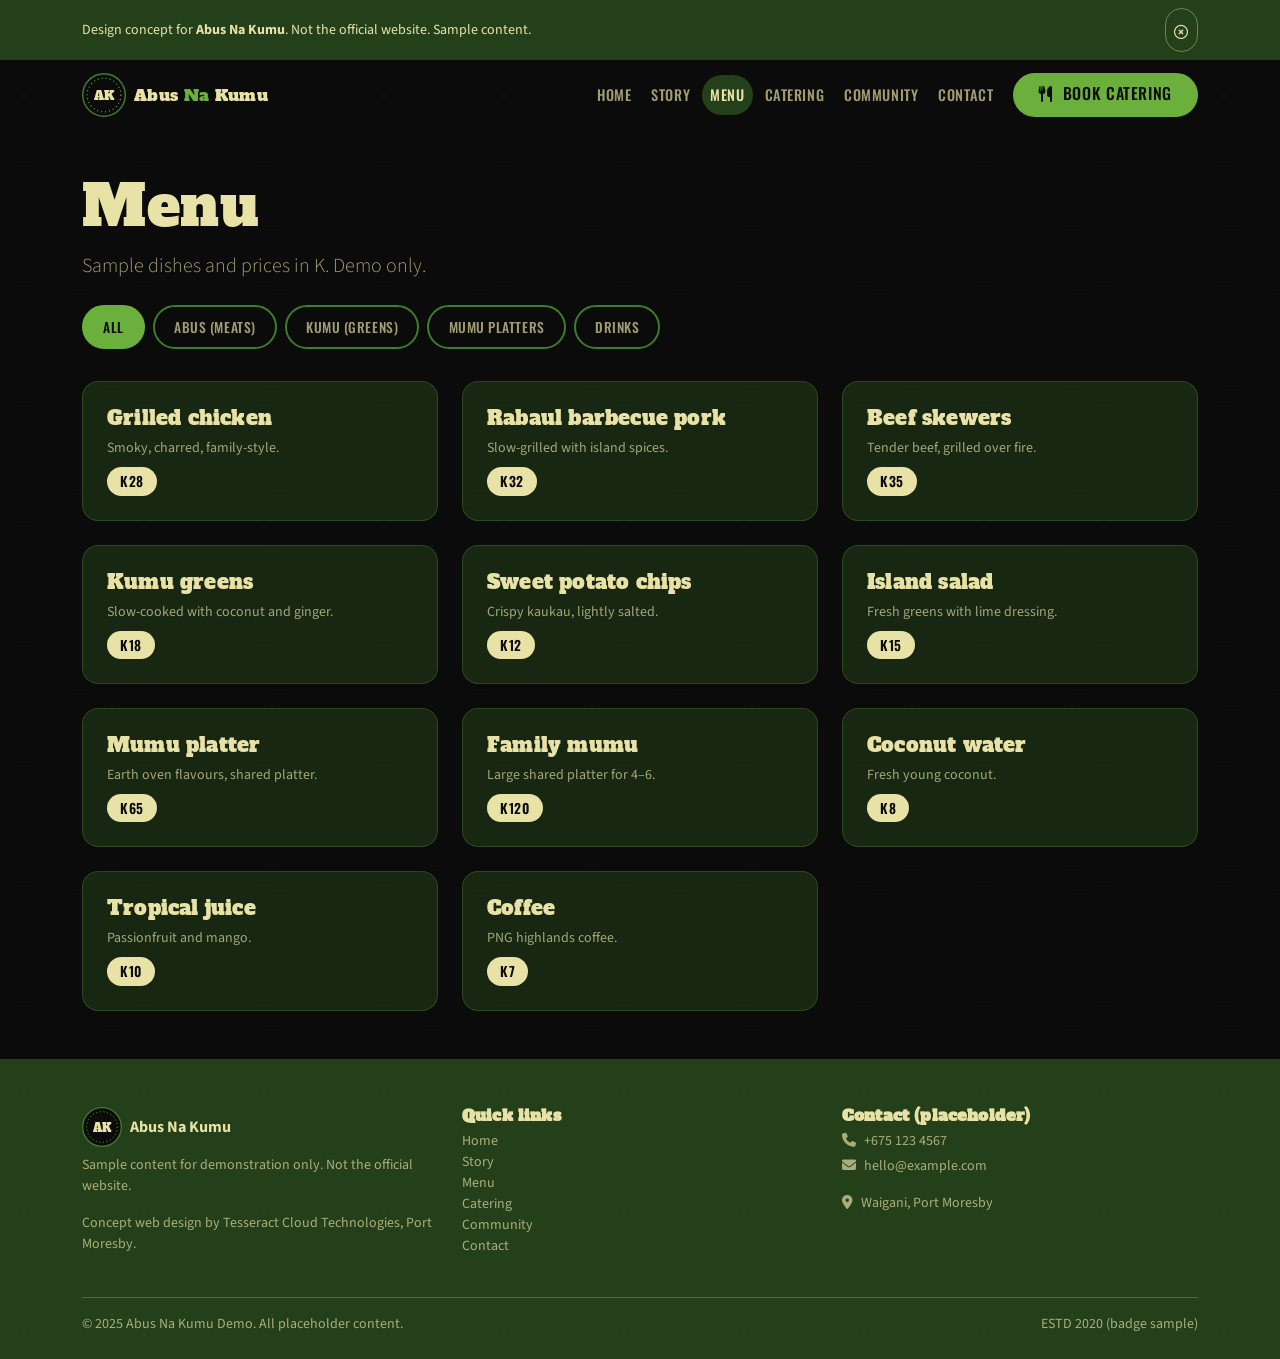
<file: menu.html>
<!-- menu.html -->
<!DOCTYPE html>
<html lang="en">
<head>
  <meta charset="UTF-8">
  <meta name="viewport" content="width=device-width, initial-scale=1.0">
  <title>Menu | Abus Na Kumu</title>
  <meta name="description" content="Sample menu: abus (meats), kumu (greens), mumu platters, and drinks. Placeholder prices in PGK.">
  <meta property="og:title" content="Menu – Abus Na Kumu">
  <meta property="og:description" content="Sample menu with filters. Abus, kumu, mumu platters, drinks.">
  <meta property="og:type" content="website">
  <meta property="og:url" content="https://example.com/abusnakumu/menu">
  <meta property="og:image" content="https://via.placeholder.com/1200x630?text=Menu">
  <link rel="icon" href="data:image/svg+xml,%3Csvg xmlns='http://www.w3.org/2000/svg' viewBox='0 0 100 100'%3E%3Ccircle cx='50' cy='50' r='48' fill='%230B0B0B'/%3E%3Ccircle cx='50' cy='50' r='38' fill='none' stroke='%236BAF3D' stroke-width='3' stroke-dasharray='2 5'/%3E%3Ctext x='50' y='58' font-size='28' text-anchor='middle' fill='%23E9E2A6' font-family='Georgia' font-weight='bold'%3EAK%3C/text%3E%3C/svg%3E">
  <link rel="preconnect" href="https://fonts.googleapis.com">
  <link rel="preconnect" href="https://fonts.gstatic.com" crossorigin>
  <link href="https://fonts.googleapis.com/css2?family=Alfa+Slab+One&family=Oswald:wght@400;500;600&family=Source+Sans+3:ital,wght@0,300;0,400;0,600;1,400&display=swap" rel="stylesheet">
  <link href="https://cdn.jsdelivr.net/npm/bootstrap@5.3.3/dist/css/bootstrap.min.css" rel="stylesheet">
  <link rel="stylesheet" href="https://cdnjs.cloudflare.com/ajax/libs/font-awesome/6.5.2/css/all.min.css">
  <link rel="stylesheet" href="style.css">
</head>
<body>
  <a class="skip-link" href="#main">Skip to content</a>

  <div class="demo-bar text-center py-2 px-3" id="demoBar">
    <div class="container d-flex align-items-center justify-content-between flex-wrap gap-2">
      <span class="small mb-0">Design concept for <strong>Abus Na Kumu</strong>. Not the official website. Sample content.</span>
      <button class="btn btn-sm btn-outline-light rounded-pill" id="dismissDemoBar" aria-label="Dismiss demo bar"><i class="fa-regular fa-circle-xmark"></i></button>
    </div>
  </div>

  <nav class="navbar navbar-expand-lg navbar-dark bg-charcoal sticky-top shadow-sm" aria-label="Main navigation">
    <div class="container">
      <a class="navbar-brand d-flex align-items-center gap-2" href="index.html">
        <span class="brand-badge" aria-hidden="true"><svg viewBox="0 0 60 60" width="44" height="44"><circle cx="30" cy="30" r="29" fill="#0B0B0B" stroke="#3E7D2A" stroke-width="2"/><circle cx="30" cy="30" r="23" fill="none" stroke="#6BAF3D" stroke-width="1.5" stroke-dasharray="1.5 4"/><text x="30" y="37" font-size="17" text-anchor="middle" fill="#E9E2A6" font-family="'Alfa Slab One', Georgia">AK</text></svg></span>
        <span class="brand-text">Abus <span class="text-leaf">Na</span> Kumu</span>
      </a>
      <button class="navbar-toggler" type="button" data-bs-toggle="collapse" data-bs-target="#mainNav" aria-controls="mainNav" aria-expanded="false" aria-label="Toggle navigation"><span class="navbar-toggler-icon"></span></button>
      <div class="collapse navbar-collapse" id="mainNav">
        <ul class="navbar-nav ms-auto mb-2 mb-lg-0 gap-lg-1 align-items-lg-center">
          <li class="nav-item"><a class="nav-link" href="index.html">Home</a></li>
          <li class="nav-item"><a class="nav-link" href="story.html">Story</a></li>
          <li class="nav-item"><a class="nav-link active" aria-current="page" href="menu.html">Menu</a></li>
          <li class="nav-item"><a class="nav-link" href="catering.html">Catering</a></li>
          <li class="nav-item"><a class="nav-link" href="community.html">Community</a></li>
          <li class="nav-item"><a class="nav-link" href="contact.html">Contact</a></li>
          <li class="nav-item ms-lg-2 mt-2 mt-lg-0"><a class="btn btn-leaf rounded-pill px-4" href="catering.html#quote"><i class="fa-solid fa-utensils me-1"></i> Book catering</a></li>
        </ul>
      </div>
    </div>
  </nav>

  <main id="main">
    <section class="py-5 bg-charcoal">
      <div class="container">
        <h1 class="display-4 text-cream mb-3">Menu</h1>
        <p class="lead text-cream-muted mb-4">Sample dishes and prices in K. Demo only.</p>

        <!-- Filter chips (horizontal scroll on mobile) -->
        <div class="filter-chips-wrap overflow-hidden mb-4">
          <div class="filter-chips d-flex gap-2 flex-nowrap overflow-auto pb-2" role="group" aria-label="Menu filters">
            <button class="btn filter-chip active" data-filter="all">All</button>
            <button class="btn filter-chip" data-filter="abus">Abus (meats)</button>
            <button class="btn filter-chip" data-filter="kumu">Kumu (greens)</button>
            <button class="btn filter-chip" data-filter="mumu">Mumu platters</button>
            <button class="btn filter-chip" data-filter="drinks">Drinks</button>
          </div>
        </div>

        <div class="row g-4" id="menuGrid">
          <!-- Menu cards filled by JS -->
        </div>
      </div>
    </section>
  </main>

  <footer class="footer bg-olive-deep text-cream pt-5 pb-4">
    <div class="container">
      <div class="row g-4">
        <div class="col-md-4">
          <div class="d-flex align-items-center gap-2 mb-2">
            <svg viewBox="0 0 60 60" width="40" height="40"><circle cx="30" cy="30" r="29" fill="#0B0B0B" stroke="#3E7D2A" stroke-width="2"/><circle cx="30" cy="30" r="23" fill="none" stroke="#6BAF3D" stroke-width="1.5" stroke-dasharray="1.5 4"/><text x="30" y="37" font-size="17" text-anchor="middle" fill="#E9E2A6" font-family="'Alfa Slab One', Georgia">AK</text></svg>
            <span class="fw-bold">Abus Na Kumu</span>
          </div>
          <p class="small text-cream-muted">Sample content for demonstration only. Not the official website.</p>
          <p class="small text-cream-muted">Concept web design by Tesseract Cloud Technologies, Port Moresby.</p>
        </div>
        <div class="col-md-4">
          <h6 class="fw-semibold">Quick links</h6>
          <ul class="list-unstyled small">
            <li><a href="index.html" class="text-cream-muted text-decoration-none">Home</a></li>
            <li><a href="story.html" class="text-cream-muted text-decoration-none">Story</a></li>
            <li><a href="menu.html" class="text-cream-muted text-decoration-none">Menu</a></li>
            <li><a href="catering.html" class="text-cream-muted text-decoration-none">Catering</a></li>
            <li><a href="community.html" class="text-cream-muted text-decoration-none">Community</a></li>
            <li><a href="contact.html" class="text-cream-muted text-decoration-none">Contact</a></li>
          </ul>
        </div>
        <div class="col-md-4">
          <h6 class="fw-semibold">Contact (placeholder)</h6>
          <p class="small text-cream-muted mb-1"><i class="fa-solid fa-phone me-2"></i>+675 123 4567</p>
          <p class="small text-cream-muted"><i class="fa-solid fa-envelope me-2"></i>hello@example.com</p>
          <p class="small text-cream-muted"><i class="fa-solid fa-location-dot me-2"></i>Waigani, Port Moresby</p>
        </div>
      </div>
      <hr class="border-cream opacity-25 mt-4">
      <div class="d-flex flex-wrap justify-content-between align-items-center small text-cream-muted">
        <span>© 2025 Abus Na Kumu Demo. All placeholder content.</span>
        <span>ESTD 2020 (badge sample)</span>
      </div>
    </div>
  </footer>

  <div class="mobile-action-bar d-block d-sm-none fixed-bottom bg-charcoal border-top border-olive shadow-sm py-2">
    <div class="container d-flex justify-content-around">
      <a href="catering.html#quote" class="btn btn-leaf rounded-pill px-3 py-2" aria-label="Book catering"><i class="fa-solid fa-utensils me-1"></i> Book</a>
      <a href="https://wa.me/67512345678?text=Hello%20Abus%20Na%20Kumu%20demo" class="btn btn-success rounded-pill px-3 py-2" aria-label="WhatsApp us"><i class="fa-brands fa-whatsapp me-1"></i> WhatsApp</a>
    </div>
  </div>

  <script src="https://cdn.jsdelivr.net/npm/bootstrap@5.3.3/dist/js/bootstrap.bundle.min.js"></script>
  <script src="main.js"></script>
</body>
</html>
</file>
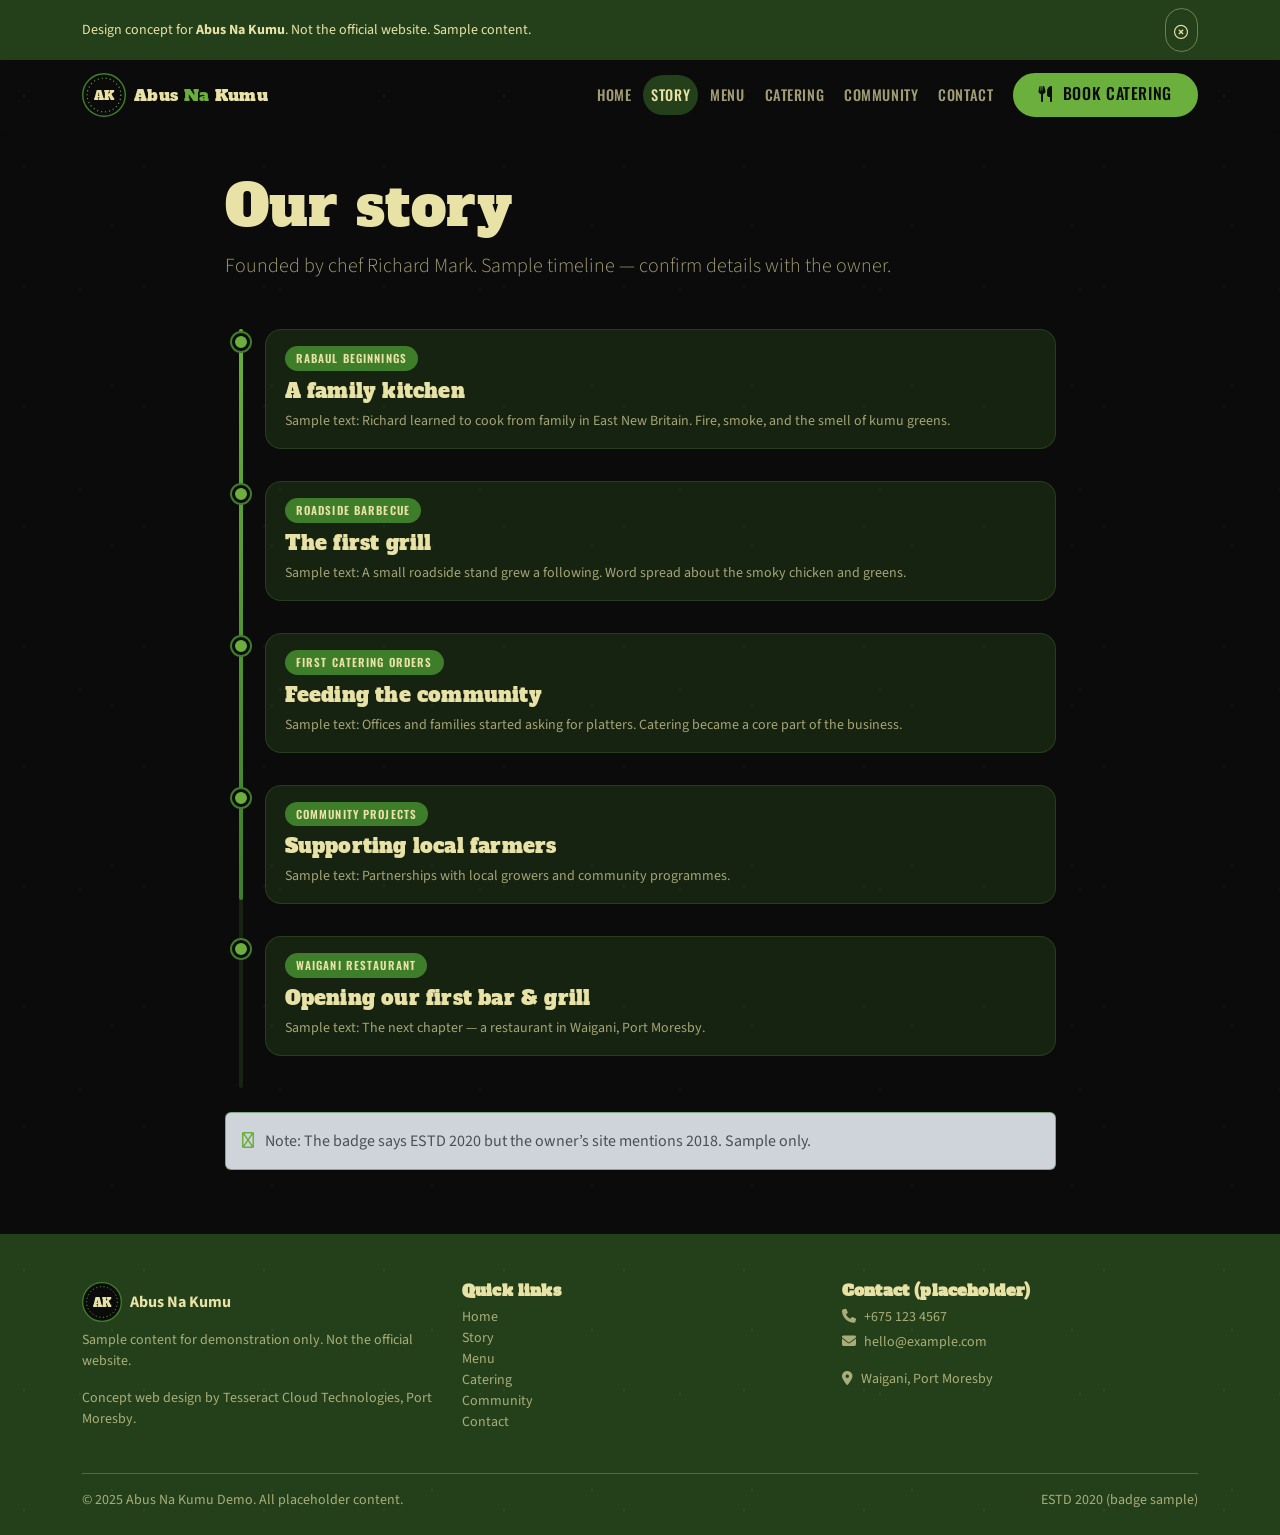
<file: story.html>
<!-- story.html -->
<!DOCTYPE html>
<html lang="en">
<head>
  <meta charset="UTF-8">
  <meta name="viewport" content="width=device-width, initial-scale=1.0">
  <title>Our Story | Abus Na Kumu</title>
  <meta name="description" content="The story of Abus Na Kumu — from a Rabaul roadside barbecue to a Waigani bar and grill. Sample content.">
  <meta property="og:title" content="Our Story – Abus Na Kumu">
  <meta property="og:description" content="From Rabaul barbecue to Waigani restaurant. Sample founder story.">
  <meta property="og:type" content="website">
  <meta property="og:url" content="https://example.com/abusnakumu/story">
  <meta property="og:image" content="https://via.placeholder.com/1200x630?text=Our+Story">
  <link rel="icon" href="data:image/svg+xml,%3Csvg xmlns='http://www.w3.org/2000/svg' viewBox='0 0 100 100'%3E%3Ccircle cx='50' cy='50' r='48' fill='%230B0B0B'/%3E%3Ccircle cx='50' cy='50' r='38' fill='none' stroke='%236BAF3D' stroke-width='3' stroke-dasharray='2 5'/%3E%3Ctext x='50' y='58' font-size='28' text-anchor='middle' fill='%23E9E2A6' font-family='Georgia' font-weight='bold'%3EAK%3C/text%3E%3C/svg%3E">
  <link rel="preconnect" href="https://fonts.googleapis.com">
  <link rel="preconnect" href="https://fonts.gstatic.com" crossorigin>
  <link href="https://fonts.googleapis.com/css2?family=Alfa+Slab+One&family=Oswald:wght@400;500;600&family=Source+Sans+3:ital,wght@0,300;0,400;0,600;1,400&display=swap" rel="stylesheet">
  <link href="https://cdn.jsdelivr.net/npm/bootstrap@5.3.3/dist/css/bootstrap.min.css" rel="stylesheet">
  <link rel="stylesheet" href="https://cdnjs.cloudflare.com/ajax/libs/font-awesome/6.5.2/css/all.min.css">
  <link rel="stylesheet" href="style.css">
</head>
<body>
  <a class="skip-link" href="#main">Skip to content</a>

  <div class="demo-bar text-center py-2 px-3" id="demoBar">
    <div class="container d-flex align-items-center justify-content-between flex-wrap gap-2">
      <span class="small mb-0">Design concept for <strong>Abus Na Kumu</strong>. Not the official website. Sample content.</span>
      <button class="btn btn-sm btn-outline-light rounded-pill" id="dismissDemoBar" aria-label="Dismiss demo bar"><i class="fa-regular fa-circle-xmark"></i></button>
    </div>
  </div>

  <nav class="navbar navbar-expand-lg navbar-dark bg-charcoal sticky-top shadow-sm" aria-label="Main navigation">
    <div class="container">
      <a class="navbar-brand d-flex align-items-center gap-2" href="index.html">
        <span class="brand-badge" aria-hidden="true">
          <svg viewBox="0 0 60 60" width="44" height="44"><circle cx="30" cy="30" r="29" fill="#0B0B0B" stroke="#3E7D2A" stroke-width="2"/><circle cx="30" cy="30" r="23" fill="none" stroke="#6BAF3D" stroke-width="1.5" stroke-dasharray="1.5 4"/><text x="30" y="37" font-size="17" text-anchor="middle" fill="#E9E2A6" font-family="'Alfa Slab One', Georgia">AK</text></svg>
        </span>
        <span class="brand-text">Abus <span class="text-leaf">Na</span> Kumu</span>
      </a>
      <button class="navbar-toggler" type="button" data-bs-toggle="collapse" data-bs-target="#mainNav" aria-controls="mainNav" aria-expanded="false" aria-label="Toggle navigation"><span class="navbar-toggler-icon"></span></button>
      <div class="collapse navbar-collapse" id="mainNav">
        <ul class="navbar-nav ms-auto mb-2 mb-lg-0 gap-lg-1 align-items-lg-center">
          <li class="nav-item"><a class="nav-link" href="index.html">Home</a></li>
          <li class="nav-item"><a class="nav-link active" aria-current="page" href="story.html">Story</a></li>
          <li class="nav-item"><a class="nav-link" href="menu.html">Menu</a></li>
          <li class="nav-item"><a class="nav-link" href="catering.html">Catering</a></li>
          <li class="nav-item"><a class="nav-link" href="community.html">Community</a></li>
          <li class="nav-item"><a class="nav-link" href="contact.html">Contact</a></li>
          <li class="nav-item ms-lg-2 mt-2 mt-lg-0"><a class="btn btn-leaf rounded-pill px-4" href="catering.html#quote"><i class="fa-solid fa-utensils me-1"></i> Book catering</a></li>
        </ul>
      </div>
    </div>
  </nav>

  <main id="main">
    <section class="py-5 bg-charcoal">
      <div class="container">
        <div class="row justify-content-center">
          <div class="col-lg-9">
            <h1 class="display-4 text-cream mb-3">Our story</h1>
            <p class="lead text-cream-muted mb-5">Founded by chef Richard Mark. Sample timeline — confirm details with the owner.</p>

            <!-- Vertical timeline with drawing line -->
            <div class="story-timeline" id="storyTimeline">
              <div class="timeline-track"><div class="timeline-line" id="timelineLine"></div></div>

              <div class="timeline-item">
                <div class="timeline-marker"></div>
                <div class="timeline-content">
                  <span class="badge-estd-sm">Rabaul beginnings</span>
                  <h2 class="h5 text-cream mt-2">A family kitchen</h2>
                  <p class="text-cream-muted small mb-0">Sample text: Richard learned to cook from family in East New Britain. Fire, smoke, and the smell of kumu greens.</p>
                </div>
              </div>

              <div class="timeline-item">
                <div class="timeline-marker"></div>
                <div class="timeline-content">
                  <span class="badge-estd-sm">Roadside barbecue</span>
                  <h2 class="h5 text-cream mt-2">The first grill</h2>
                  <p class="text-cream-muted small mb-0">Sample text: A small roadside stand grew a following. Word spread about the smoky chicken and greens.</p>
                </div>
              </div>

              <div class="timeline-item">
                <div class="timeline-marker"></div>
                <div class="timeline-content">
                  <span class="badge-estd-sm">First catering orders</span>
                  <h2 class="h5 text-cream mt-2">Feeding the community</h2>
                  <p class="text-cream-muted small mb-0">Sample text: Offices and families started asking for platters. Catering became a core part of the business.</p>
                </div>
              </div>

              <div class="timeline-item">
                <div class="timeline-marker"></div>
                <div class="timeline-content">
                  <span class="badge-estd-sm">Community projects</span>
                  <h2 class="h5 text-cream mt-2">Supporting local farmers</h2>
                  <p class="text-cream-muted small mb-0">Sample text: Partnerships with local growers and community programmes.</p>
                </div>
              </div>

              <div class="timeline-item">
                <div class="timeline-marker"></div>
                <div class="timeline-content">
                  <span class="badge-estd-sm">Waigani restaurant</span>
                  <h2 class="h5 text-cream mt-2">Opening our first bar & grill</h2>
                  <p class="text-cream-muted small mb-0">Sample text: The next chapter — a restaurant in Waigani, Port Moresby.</p>
                </div>
              </div>
            </div>

            <div class="alert alert-dark border-olive mt-4" role="note">
              <i class="fa-regular fa-circle-info me-2 text-leaf"></i> Note: The badge says ESTD 2020 but the owner’s site mentions 2018. Sample only.
            </div>
          </div>
        </div>
      </div>
    </section>
  </main>

  <footer class="footer bg-olive-deep text-cream pt-5 pb-4">
    <div class="container">
      <div class="row g-4">
        <div class="col-md-4">
          <div class="d-flex align-items-center gap-2 mb-2">
            <svg viewBox="0 0 60 60" width="40" height="40"><circle cx="30" cy="30" r="29" fill="#0B0B0B" stroke="#3E7D2A" stroke-width="2"/><circle cx="30" cy="30" r="23" fill="none" stroke="#6BAF3D" stroke-width="1.5" stroke-dasharray="1.5 4"/><text x="30" y="37" font-size="17" text-anchor="middle" fill="#E9E2A6" font-family="'Alfa Slab One', Georgia">AK</text></svg>
            <span class="fw-bold">Abus Na Kumu</span>
          </div>
          <p class="small text-cream-muted">Sample content for demonstration only. Not the official website.</p>
          <p class="small text-cream-muted">Concept web design by Tesseract Cloud Technologies, Port Moresby.</p>
        </div>
        <div class="col-md-4">
          <h6 class="fw-semibold">Quick links</h6>
          <ul class="list-unstyled small">
            <li><a href="index.html" class="text-cream-muted text-decoration-none">Home</a></li>
            <li><a href="story.html" class="text-cream-muted text-decoration-none">Story</a></li>
            <li><a href="menu.html" class="text-cream-muted text-decoration-none">Menu</a></li>
            <li><a href="catering.html" class="text-cream-muted text-decoration-none">Catering</a></li>
            <li><a href="community.html" class="text-cream-muted text-decoration-none">Community</a></li>
            <li><a href="contact.html" class="text-cream-muted text-decoration-none">Contact</a></li>
          </ul>
        </div>
        <div class="col-md-4">
          <h6 class="fw-semibold">Contact (placeholder)</h6>
          <p class="small text-cream-muted mb-1"><i class="fa-solid fa-phone me-2"></i>+675 123 4567</p>
          <p class="small text-cream-muted"><i class="fa-solid fa-envelope me-2"></i>hello@example.com</p>
          <p class="small text-cream-muted"><i class="fa-solid fa-location-dot me-2"></i>Waigani, Port Moresby</p>
        </div>
      </div>
      <hr class="border-cream opacity-25 mt-4">
      <div class="d-flex flex-wrap justify-content-between align-items-center small text-cream-muted">
        <span>© 2025 Abus Na Kumu Demo. All placeholder content.</span>
        <span>ESTD 2020 (badge sample)</span>
      </div>
    </div>
  </footer>

  <div class="mobile-action-bar d-block d-sm-none fixed-bottom bg-charcoal border-top border-olive shadow-sm py-2">
    <div class="container d-flex justify-content-around">
      <a href="catering.html#quote" class="btn btn-leaf rounded-pill px-3 py-2" aria-label="Book catering"><i class="fa-solid fa-utensils me-1"></i> Book</a>
      <a href="https://wa.me/67512345678?text=Hello%20Abus%20Na%20Kumu%20demo" class="btn btn-success rounded-pill px-3 py-2" aria-label="WhatsApp us"><i class="fa-brands fa-whatsapp me-1"></i> WhatsApp</a>
    </div>
  </div>

  <script src="https://cdn.jsdelivr.net/npm/bootstrap@5.3.3/dist/js/bootstrap.bundle.min.js"></script>
  <script src="main.js"></script>
</body>
</html>
</file>
<file: style.css>
/* style.css */
:root {
  --charcoal: #0B0B0B;
  --forest: #3E7D2A;
  --leaf: #6BAF3D;
  --cream: #E9E2A6;
  --cream-muted: rgba(233,226,166,0.68);
  --olive: #24401A;
  --ember: #E4572E;
  --white: #FFFFFF;
  --shadow-soft: 0 8px 24px rgba(0,0,0,0.35);
  --radius: 16px;
}

*, *::before, *::after { box-sizing: border-box; }
html, body { overflow-x: clip; }

body {
  font-family: 'Source Sans 3', system-ui, sans-serif;
  background: var(--charcoal);
  color: var(--cream);
  margin: 0;
  padding-bottom: 70px;
  font-size: 16px;
}
@media (min-width: 576px) { body { padding-bottom: 0; } }

h1, h2, h3, h4, h5, h6, .display-2, .display-4, .display-5, .display-6 {
  font-family: 'Alfa Slab One', Georgia, serif;
  font-weight: 400;
  color: var(--cream);
  letter-spacing: 0.01em;
  line-height: 1.05;
}
.display-2, .display-4, .display-5 { line-height: 1.02; }

.oswald, .btn, .nav-link, .region-chip, .filter-chip, .badge-estd, .badge-estd-sm, .price-tag, .counter-label {
  font-family: 'Oswald', Impact, sans-serif;
  letter-spacing: 0.04em;
  text-transform: uppercase;
}

img, svg, video { max-width: 100%; height: auto; }
.row > *, .d-flex > *, .col, [class*="col-"] { min-width: 0; }

a { color: var(--leaf); }
a:hover { color: var(--cream); }

.text-cream { color: var(--cream) !important; }
.text-cream-muted { color: var(--cream-muted) !important; }
.text-leaf { color: var(--leaf) !important; }
.text-ember { color: var(--ember) !important; }
.bg-charcoal { background-color: var(--charcoal) !important; }
.bg-olive-deep { background-color: var(--olive) !important; }
.border-olive { border-color: rgba(62,125,42,0.5) !important; }
.border-cream { border-color: var(--cream) !important; }

.skip-link {
  position: absolute; top: -100px; left: 0;
  background: var(--leaf); color: var(--charcoal);
  padding: 12px 24px; z-index: 2000;
  text-decoration: none; border-radius: 0 0 8px 0;
  font-weight: 700;
}
.skip-link:focus { top: 0; }

.demo-bar { background: var(--olive); color: var(--cream); }
.demo-bar .btn-outline-light { border-color: rgba(233,226,166,0.4); color: var(--cream); }

/* Navbar */
.navbar.bg-charcoal { background-color: var(--charcoal) !important; }
.navbar-brand .brand-text { font-family: 'Alfa Slab One', Georgia, serif; font-size: 1rem; color: var(--cream); letter-spacing: 0.02em; }
.navbar .nav-link { font-weight: 500; padding: 0.6rem 0.75rem; border-radius: 40px; color: var(--cream-muted) !important; font-size: 0.9rem; }
.navbar .nav-link.active { background: var(--olive); color: var(--cream) !important; }
.navbar .nav-link:hover { color: var(--leaf) !important; }

/* Buttons */
.btn { font-weight: 500; min-height: 44px; border-radius: 40px; transition: transform .18s ease, box-shadow .18s ease, background .18s ease; }
.btn-leaf { background: var(--leaf); color: var(--charcoal); border: 2px solid var(--leaf); }
.btn-leaf:hover, .btn-leaf:focus { background: var(--forest); border-color: var(--forest); color: var(--cream); transform: translateY(-2px); box-shadow: 0 6px 16px rgba(107,175,61,0.35); }
.btn-outline-cream { background: transparent; color: var(--cream); border: 2px solid var(--cream); }
.btn-outline-cream:hover, .btn-outline-cream:focus { background: var(--cream); color: var(--charcoal); transform: translateY(-2px); box-shadow: 0 6px 16px rgba(233,226,166,0.25); }

/* Hero */
.hero { background: var(--charcoal); position: relative; overflow: hidden; }
.hero-title { color: var(--cream); font-size: clamp(2.4rem, 7vw, 4.5rem); }
.badge-estd {
  display: inline-block;
  background: var(--forest); color: var(--cream);
  padding: 0.4rem 1rem; border-radius: 40px;
  font-weight: 600; font-size: 0.8rem; letter-spacing: 0.14em;
}
.badge-estd-sm {
  display: inline-block;
  background: var(--forest); color: var(--cream);
  padding: 0.25rem 0.7rem; border-radius: 40px;
  font-weight: 600; font-size: 0.7rem; letter-spacing: 0.1em;
}

/* Slogan ring */
.slogan-ring-wrap { display: inline-block; max-width: 340px; width: 100%; }
.slogan-ring { width: 100%; height: auto; animation: spin 40s linear infinite; transform-origin: 50% 50%; }
@keyframes spin { to { transform: rotate(360deg); } }

/* Kumu leaf divider */
.kumu-divider {
  position: relative; height: 40px; width: 100%;
  background: radial-gradient(ellipse at 10% 50%, var(--forest) 0 18px, transparent 19px),
              radial-gradient(ellipse at 35% 50%, var(--leaf) 0 14px, transparent 15px),
              radial-gradient(ellipse at 65% 50%, var(--forest) 0 18px, transparent 19px),
              radial-gradient(ellipse at 90% 50%, var(--leaf) 0 14px, transparent 15px);
  background-size: 100% 100%;
  background-repeat: no-repeat;
  opacity: 0.35;
}

/* Chalkboard grain */
.bg-charcoal, .bg-olive-deep { position: relative; }
.bg-charcoal::after, .bg-olive-deep::after {
  content: ''; position: absolute; inset: 0; pointer-events: none; opacity: 0.05;
  background-image:
    radial-gradient(circle at 20% 30%, #fff 0 1px, transparent 1px),
    radial-gradient(circle at 70% 60%, #fff 0 1px, transparent 1px),
    radial-gradient(circle at 40% 80%, #fff 0 1px, transparent 1px);
  background-size: 120px 120px, 160px 160px, 200px 200px;
}

/* Pillars / cards */
.pillar-card, .dish-card {
  background: rgba(36,64,26,0.55);
  border: 1px solid rgba(107,175,61,0.25);
  border-radius: var(--radius);
  backdrop-filter: blur(2px);
}
.pillar-icon, .dish-icon {
  display: inline-flex; align-items: center; justify-content: center;
  width: 52px; height: 52px; border-radius: 14px;
  background: rgba(107,175,61,0.18); color: var(--leaf);
  font-size: 1.5rem;
}

/* Steam wisps */
.steam { position: absolute; top: 10px; right: 16px; width: 60px; height: 80px; pointer-events: none; overflow: clip; }
.steam span {
  position: absolute; bottom: 0; width: 12px; height: 40px;
  background: linear-gradient(to top, rgba(233,226,166,0.25), transparent);
  border-radius: 50%; filter: blur(6px);
  animation: steamRise 3s ease-in infinite;
}
.steam span:nth-child(1) { left: 0; animation-delay: 0s; }
.steam span:nth-child(2) { left: 20px; animation-delay: 1s; height: 50px; }
.steam span:nth-child(3) { left: 40px; animation-delay: 2s; }
@keyframes steamRise {
  0% { transform: translateY(0) scaleX(1); opacity: 0.5; }
  100% { transform: translateY(-50px) scaleX(1.6); opacity: 0; }
}

/* 3D tilt menu cards */
.dish-card { transition: transform 0.35s cubic-bezier(.2,.7,.2,1), box-shadow 0.35s ease; transform-style: preserve-3d; }
.dish-card:hover { transform: perspective(800px) rotateX(4deg) rotateY(-4deg) translateY(-4px); box-shadow: var(--shadow-soft); }

/* Price tag */
.price-tag {
  display: inline-block;
  background: var(--cream); color: var(--charcoal);
  padding: 0.25rem 0.8rem; border-radius: 40px;
  font-weight: 600; font-size: 0.85rem; letter-spacing: 0.06em;
}

/* Region chips */
.region-chips-wrap, .filter-chips-wrap { width: 100%; }
.region-chip, .filter-chip {
  background: transparent; border: 2px solid var(--forest);
  color: var(--cream-muted); border-radius: 40px;
  padding: 0.5rem 1.2rem; font-weight: 500; white-space: nowrap; font-size: 0.85rem;
}
.region-chip.active, .filter-chip.active,
.region-chip:hover, .filter-chip:hover {
  background: var(--leaf); color: var(--charcoal); border-color: var(--leaf);
}

/* Fade region */
.fade-region { transition: opacity 0.25s ease; }
.fade-region.fading { opacity: 0; }

/* Flavour cards */
.flavour-card {
  background: rgba(36,64,26,0.6);
  border: 1px solid rgba(107,175,61,0.3);
  border-radius: var(--radius);
  padding: 1.4rem;
  height: 100%;
}
.flavour-card h3 { font-family: 'Alfa Slab One', Georgia, serif; font-size: 1.1rem; color: var(--cream); }
.flavour-card p { color: var(--cream-muted); font-size: 0.9rem; margin-bottom: 0.6rem; }
.meter { display: inline-flex; gap: 3px; margin-right: 0.6rem; }
.meter span { width: 8px; height: 8px; border-radius: 50%; background: rgba(233,226,166,0.2); }
.meter span.on { background: var(--ember); }
.flavour-meta { display: flex; flex-wrap: wrap; gap: 0.6rem; align-items: center; font-size: 0.85rem; color: var(--cream-muted); }

/* Story timeline */
.story-timeline { position: relative; padding-left: 40px; }
.timeline-track { position: absolute; left: 14px; top: 0; bottom: 0; width: 4px; background: rgba(107,175,61,0.15); border-radius: 4px; }
.timeline-line { width: 100%; height: 0%; background: linear-gradient(to bottom, var(--leaf), var(--forest)); border-radius: 4px; transition: height 0.2s ease-out; }
.timeline-item { position: relative; padding-bottom: 2rem; }
.timeline-marker {
  position: absolute; left: -33px; top: 4px;
  width: 18px; height: 18px; border-radius: 50%;
  background: var(--leaf); border: 3px solid var(--charcoal);
  box-shadow: 0 0 0 2px var(--forest);
}
.timeline-content { background: rgba(36,64,26,0.45); border: 1px solid rgba(107,175,61,0.2); border-radius: var(--radius); padding: 1rem 1.2rem; }

/* Catering form */
.catering-form .form-label { font-weight: 500; }
.form-control, .form-range { background: rgba(36,64,26,0.5); border: 1px solid rgba(107,175,61,0.3); color: var(--cream); }
.form-control:focus { background: rgba(36,64,26,0.7); border-color: var(--leaf); color: var(--cream); box-shadow: 0 0 0 3px rgba(107,175,61,0.25); }
.form-control::placeholder { color: rgba(233,226,166,0.4); }
.package-btn { background: transparent; border: 2px solid var(--forest); color: var(--cream-muted); border-radius: 40px; padding: 0.5rem 1rem; font-weight: 500; }
.package-btn.active, .package-btn:hover { background: var(--leaf); color: var(--charcoal); border-color: var(--leaf); }
.estimate-box { background: rgba(62,125,42,0.35); border: 1px solid rgba(107,175,61,0.4); }
.form-check-input:checked { background-color: var(--leaf); border-color: var(--leaf); }

/* Footer */
.footer .text-cream-muted a:hover { color: var(--leaf); }

/* Mobile action bar */
.mobile-action-bar { z-index: 1050; }

/* Focus */
:focus-visible { outline: 3px solid var(--cream); outline-offset: 2px; }

/* Reduced motion */
@media (prefers-reduced-motion: reduce) {
  *, *::before, *::after { animation-duration: 0.01ms !important; animation-iteration-count: 1 !important; transition-duration: 0.01ms !important; }
  .slogan-ring { animation: none; }
  .steam span { animation: none; opacity: 0; }
  .ember { display: none; }
  .dish-card:hover { transform: none; box-shadow: none; }
}

/* Long words */
p, h1, h2, h3, h4, h5, h6, a, .btn { overflow-wrap: anywhere; }

/* Container safety */
.container-fluid { padding-left: max(12px, env(safe-area-inset-left)); padding-right: max(12px, env(safe-area-inset-right)); }

/* Hero embers */
.hero-embers { position: absolute; inset: 0; pointer-events: none; overflow: clip; }
.ember {
  position: absolute; bottom: -20px; width: 6px; height: 6px;
  background: var(--ember); border-radius: 50%;
  box-shadow: 0 0 10px var(--ember); opacity: 0;
  animation: floatUp 6s linear infinite;
}
@keyframes floatUp {
  0% { transform: translateY(0) scale(1); opacity: 0; }
  20% { opacity: 0.8; }
  100% { transform: translateY(-400px) scale(0.4); opacity: 0; }
}
</file>
